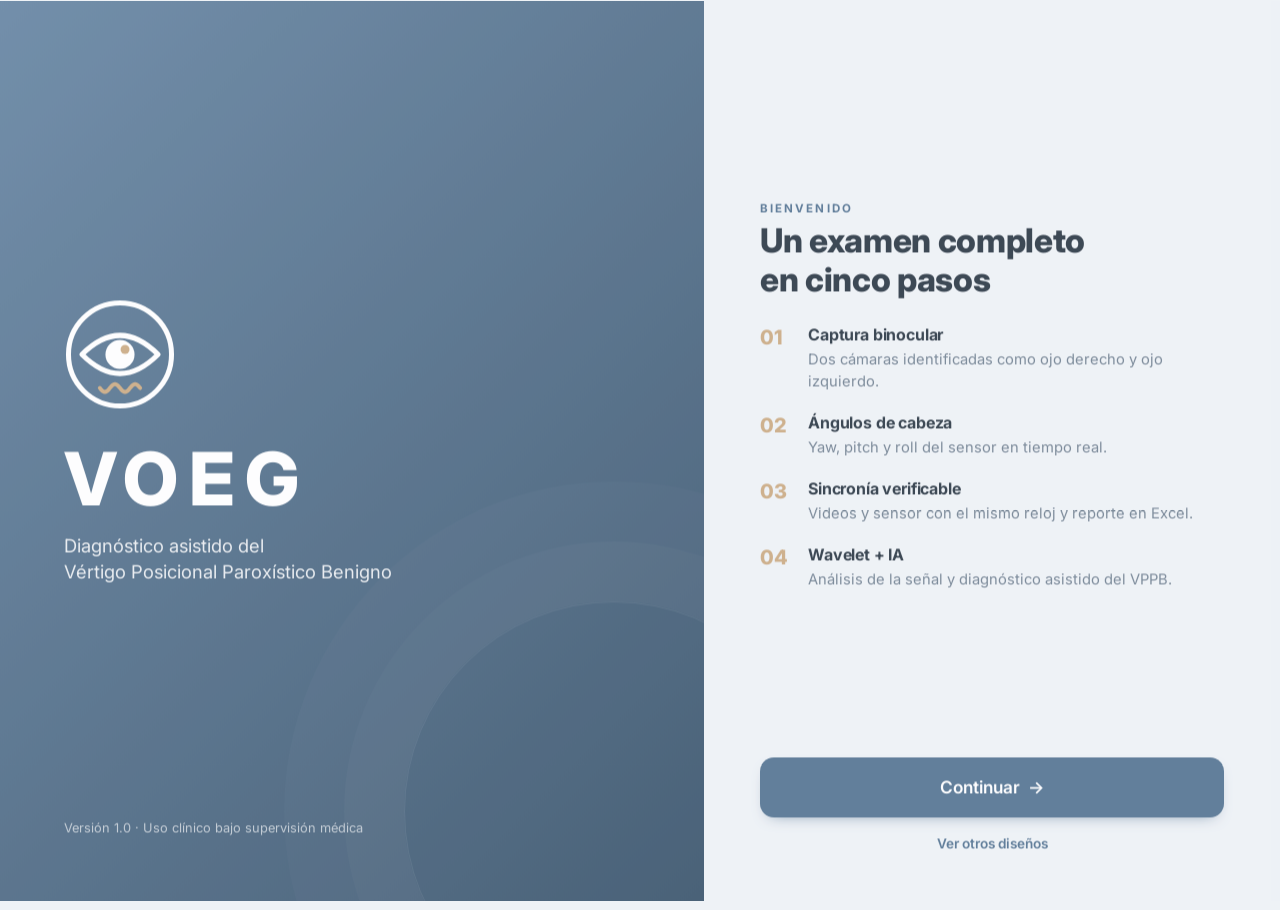
<file: index.html>
<!doctype html><html lang="es"><head><meta charset="utf-8"><title>VOEG</title><meta http-equiv="refresh" content="0; url=azulejo-clinico/"><link rel="icon" href="shared/icons/icon.svg"></head><body><a href="azulejo-clinico/">Abrir VOEG</a></body></html>
</file>
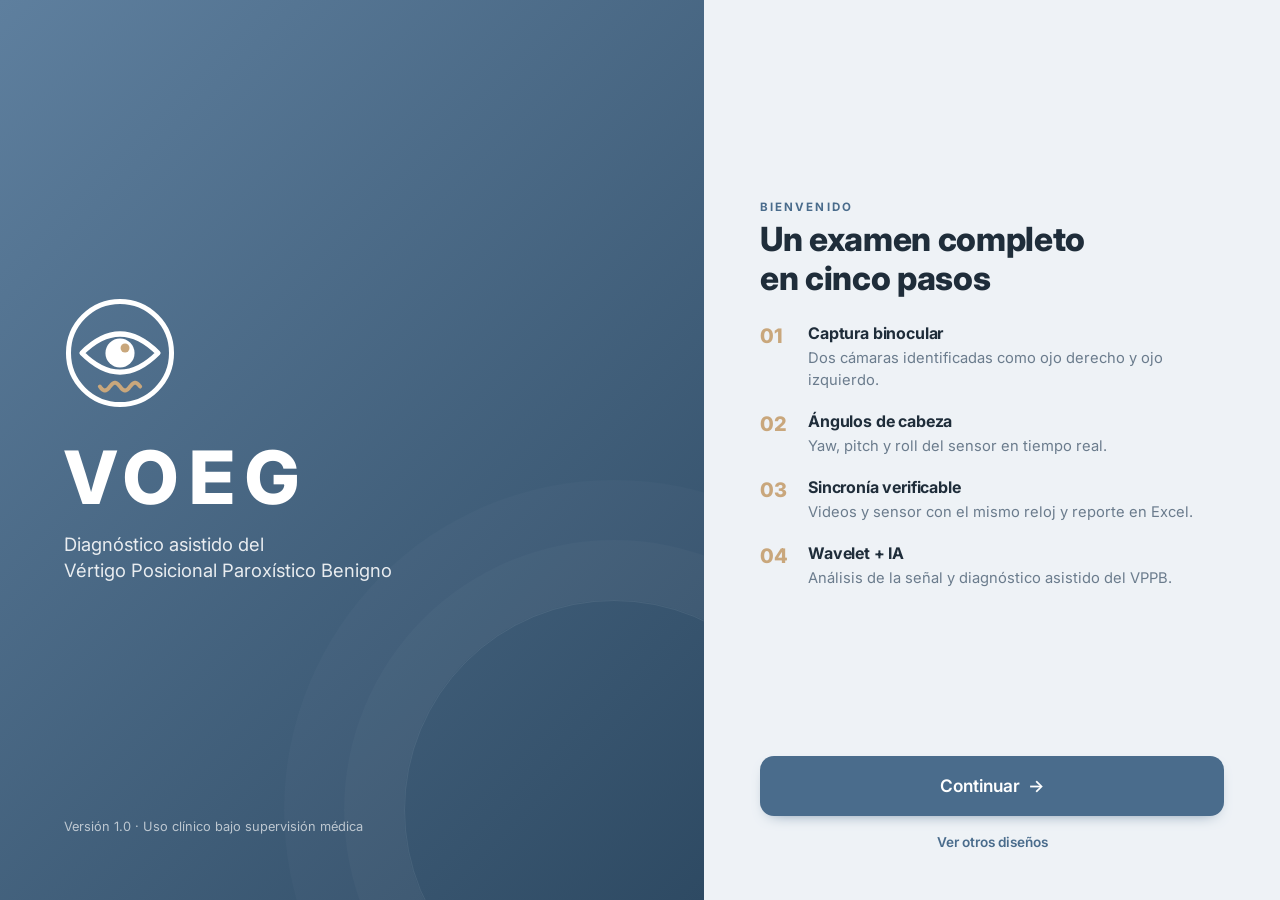
<file: azulejo-clinico/index.html>
<!doctype html>
<html lang="es">
<head>
<meta charset="utf-8">
<meta name="viewport" content="width=device-width, initial-scale=1, viewport-fit=cover">
<title>VOEG · Azulejo Clínico</title>
<meta name="description" content="VOEG: diagnóstico asistido de VPPB con video‑oculografía, sensor cefálico, wavelet e IA.">
<meta name="theme-color" content="#2E4A63">
<link rel="manifest" href="manifest.webmanifest">
<link rel="icon" href="../shared/icons/icon.svg" type="image/svg+xml">
<link rel="apple-touch-icon" href="../shared/icons/icon-192.png">
<link rel="preconnect" href="https://fonts.googleapis.com"><link rel="preconnect" href="https://fonts.gstatic.com" crossorigin>
<link href="https://fonts.googleapis.com/css2?family=Inter:wght@400;500;600;700;800&family=JetBrains+Mono:wght@500;600&display=swap" rel="stylesheet">
<link rel="stylesheet" href="../shared/base.css">
<link rel="stylesheet" href="styles.css">
</head>
<body class="v-d">
<aside class="rail"><a class="brand" data-goto="1" href="#1"><svg class="logo" viewBox="0 0 100 100" aria-hidden="true"><circle cx="50" cy="50" r="46" fill="none" stroke="var(--logo-c,#fff)" stroke-width="4.5"/><path d="M16 50Q50 16 84 50Q50 84 16 50z" fill="none" stroke="var(--logo-c,#fff)" stroke-width="4.5" stroke-linejoin="round"/><circle cx="50" cy="50" r="13" fill="var(--logo-c,#fff)"/><circle cx="54.5" cy="45.5" r="4" fill="var(--accent)"/><polyline points="32.00,80.00 32.90,81.08 33.80,82.06 34.70,82.83 35.60,83.33 36.50,83.50 37.40,83.33 38.30,82.83 39.20,82.06 40.10,81.08 41.00,80.00 41.90,78.92 42.80,77.94 43.70,77.17 44.60,76.67 45.50,76.50 46.40,76.67 47.30,77.17 48.20,77.94 49.10,78.92 50.00,80.00 50.90,81.08 51.80,82.06 52.70,82.83 53.60,83.33 54.50,83.50 55.40,83.33 56.30,82.83 57.20,82.06 58.10,81.08 59.00,80.00 59.90,78.92 60.80,77.94 61.70,77.17 62.60,76.67 63.50,76.50 64.40,76.67 65.30,77.17 66.20,77.94 67.10,78.92 68.00,80.00" fill="none" stroke="var(--accent)" stroke-width="3.5" stroke-linecap="round" stroke-linejoin="round"/></svg><span>VOEG</span></a><nav class="steps" aria-label="Pasos"><button class="step" data-goto="1"><span class="num">1</span><span class="lbl">Inicio<small>Presentación</small></span></button><button class="step" data-goto="2"><span class="num">2</span><span class="lbl">Paciente<small>Datos clínicos</small></span></button><button class="step" data-goto="3"><span class="num">3</span><span class="lbl">Adquisición<small>Cámaras y sensor</small></span></button><button class="step" data-goto="4"><span class="num">4</span><span class="lbl">Wavelet<small>Procesamiento</small></span></button><button class="step" data-goto="5"><span class="num">5</span><span class="lbl">Diagnóstico<small>IA · VPPB</small></span></button></nav><div class="rail-foot"><div class="pacienteMini rail-pac"></div><small>v1.0</small></div></aside><main class="main">

<section class="screen" id="s1">
  <div class="split">
    <div class="split-hero">
      <div class="hero-mid"><svg class="logo" viewBox="0 0 100 100" aria-hidden="true"><circle cx="50" cy="50" r="46" fill="none" stroke="var(--logo-c,#fff)" stroke-width="4.5"/><path d="M16 50Q50 16 84 50Q50 84 16 50z" fill="none" stroke="var(--logo-c,#fff)" stroke-width="4.5" stroke-linejoin="round"/><circle cx="50" cy="50" r="13" fill="var(--logo-c,#fff)"/><circle cx="54.5" cy="45.5" r="4" fill="var(--accent)"/><polyline points="32.00,80.00 32.90,81.08 33.80,82.06 34.70,82.83 35.60,83.33 36.50,83.50 37.40,83.33 38.30,82.83 39.20,82.06 40.10,81.08 41.00,80.00 41.90,78.92 42.80,77.94 43.70,77.17 44.60,76.67 45.50,76.50 46.40,76.67 47.30,77.17 48.20,77.94 49.10,78.92 50.00,80.00 50.90,81.08 51.80,82.06 52.70,82.83 53.60,83.33 54.50,83.50 55.40,83.33 56.30,82.83 57.20,82.06 58.10,81.08 59.00,80.00 59.90,78.92 60.80,77.94 61.70,77.17 62.60,76.67 63.50,76.50 64.40,76.67 65.30,77.17 66.20,77.94 67.10,78.92 68.00,80.00" fill="none" stroke="var(--accent)" stroke-width="3.5" stroke-linecap="round" stroke-linejoin="round"/></svg><h1>VOEG</h1><p>Diagnóstico asistido del<br>Vértigo Posicional Paroxístico Benigno</p></div>
      <small>Versión 1.0 · Uso clínico bajo supervisión médica</small>
    </div>
    <div class="split-side">
      <div class="side-mid">
        <p class="eyebrow">Bienvenido</p>
        <h2>Un examen completo<br>en cinco pasos</h2>
        <ol class="feat">
          <li><b>01</b><div><h3>Captura binocular</h3><p>Dos cámaras identificadas como ojo derecho y ojo izquierdo.</p></div></li>
          <li><b>02</b><div><h3>Ángulos de cabeza</h3><p>Yaw, pitch y roll del sensor en tiempo real.</p></div></li>
          <li><b>03</b><div><h3>Sincronía verificable</h3><p>Videos y sensor con el mismo reloj y reporte en Excel.</p></div></li>
          <li><b>04</b><div><h3>Wavelet + IA</h3><p>Análisis de la señal y diagnóstico asistido del VPPB.</p></div></li>
        </ol>
      </div>
      <div class="side-foot"><button class="btn primary block xl" id="btnContinuar">Continuar <span class="arr">→</span></button><a class="link" href="../disenos.html">Ver otros diseños</a></div>
    </div>
  </div>
</section>

<section class="screen" id="s2">
  <header class="screen-head"><div><p class="eyebrow">Paso 2 de 5</p><h2>Datos del paciente</h2><p class="lead">Registro clínico previo a la evaluación vestibular. Los campos con * son obligatorios.</p></div></header>
  <form id="patientForm" class="form" autocomplete="off" novalidate>
    <fieldset class="card"><legend><span class="n">01</span>Identificación</legend>
      <div class="grid g3">
        <label class="f"><span>Nombre(s) *</span><input name="nombre" required placeholder="Ej. María Fernanda"></label>
        <label class="f"><span>Apellidos *</span><input name="apellidos" required placeholder="Ej. López García"></label>
        <label class="f"><span>Tipo de identificación</span><select name="tipoId"><option>CURP</option><option>INE</option><option>Pasaporte</option><option>NSS</option><option>Otro</option></select></label>
        <label class="f"><span>Número de identificación *</span><input name="identificacion" required placeholder="LOGM900101MQTPRR09"></label>
        <label class="f"><span>No. de expediente</span><input name="expediente" placeholder="EXP-000123"></label>
        <label class="f"><span>Sexo *</span><select name="sexo" required><option value="">Selecciona</option><option>Femenino</option><option>Masculino</option><option>Otro</option></select></label>
        <label class="f"><span>Fecha de nacimiento *</span><input type="date" name="nacimiento" required></label>
        <label class="f"><span>Edad</span><input name="edad" readonly placeholder="Automática"></label>
        <label class="f"><span>Teléfono</span><input type="tel" name="telefono" placeholder="442 000 0000"></label>
        <label class="f"><span>Correo</span><input type="email" name="correo" placeholder="paciente@correo.com"></label>
        <label class="f span2"><span>Contacto de emergencia</span><input name="emergencia" placeholder="Nombre y teléfono"></label>
      </div>
    </fieldset>
    <fieldset class="card"><legend><span class="n">02</span>Datos del examen</legend>
      <div class="grid g3">
        <label class="f"><span>Fecha del examen *</span><input type="date" name="fechaExamen" required></label>
        <label class="f"><span>Médico responsable *</span><input name="medico" required placeholder="Dr(a). Nombre"></label>
        <label class="f"><span>Cédula profesional</span><input name="cedula" placeholder="0000000"></label>
        <label class="f span2"><span>Institución / clínica</span><input name="institucion" placeholder="Nombre del consultorio u hospital"></label>
        <label class="f"><span>Maniobra</span><select name="maniobra"><option>Dix-Hallpike</option><option>Supine Roll Test</option><option>Head Impulse</option><option>Otra</option></select></label>
        <label class="f span3"><span>Motivo de consulta</span><textarea name="motivo" rows="2" placeholder="Describe el motivo principal…"></textarea></label>
      </div>
    </fieldset>
    <fieldset class="card"><legend><span class="n">03</span>Historia clínica</legend>
      <div class="f"><span>Síntomas</span><div class="chips"><label class="chip"><input type="checkbox" name="sintomas" value="Vértigo rotatorio"><span>Vértigo rotatorio</span></label><label class="chip"><input type="checkbox" name="sintomas" value="Náusea / vómito"><span>Náusea / vómito</span></label><label class="chip"><input type="checkbox" name="sintomas" value="Desequilibrio"><span>Desequilibrio</span></label><label class="chip"><input type="checkbox" name="sintomas" value="Nistagmo"><span>Nistagmo</span></label><label class="chip"><input type="checkbox" name="sintomas" value="Cefalea"><span>Cefalea</span></label><label class="chip"><input type="checkbox" name="sintomas" value="Hipoacusia"><span>Hipoacusia</span></label><label class="chip"><input type="checkbox" name="sintomas" value="Acúfenos"><span>Acúfenos</span></label></div></div>
      <div class="grid g3">
        <label class="f"><span>Inicio de síntomas</span><input type="date" name="inicioSintomas"></label>
        <label class="f"><span>Duración de episodios</span><select name="duracion"><option value="">Selecciona</option><option>Menos de 1 min</option><option>1 a 5 min</option><option>Más de 5 min</option></select></label>
        <label class="f"><span>Desencadenante</span><select name="desencadenante"><option value="">Selecciona</option><option>Al acostarse</option><option>Al girar en la cama</option><option>Al mirar hacia arriba</option><option>Al inclinarse</option><option>Espontáneo</option></select></label>
      </div>
      <div class="f"><span>Lado sospechado</span><div class="chips"><label class="chip"><input type="radio" name="ladoSospechado" value="Derecho"><span>Derecho</span></label><label class="chip"><input type="radio" name="ladoSospechado" value="Izquierdo"><span>Izquierdo</span></label><label class="chip"><input type="radio" name="ladoSospechado" value="Bilateral"><span>Bilateral</span></label><label class="chip"><input type="radio" name="ladoSospechado" value="No determinado"><span>No determinado</span></label></div></div>
      <div class="f"><span>Antecedentes</span><div class="chips"><label class="chip"><input type="checkbox" name="antecedentes" value="Traumatismo craneal"><span>Traumatismo craneal</span></label><label class="chip"><input type="checkbox" name="antecedentes" value="Migraña"><span>Migraña</span></label><label class="chip"><input type="checkbox" name="antecedentes" value="Infección de oído"><span>Infección de oído</span></label><label class="chip"><input type="checkbox" name="antecedentes" value="Cirugía de oído"><span>Cirugía de oído</span></label><label class="chip"><input type="checkbox" name="antecedentes" value="VPPB previo"><span>VPPB previo</span></label><label class="chip"><input type="checkbox" name="antecedentes" value="Osteoporosis"><span>Osteoporosis</span></label><label class="chip"><input type="checkbox" name="antecedentes" value="Diabetes"><span>Diabetes</span></label><label class="chip"><input type="checkbox" name="antecedentes" value="Hipertensión"><span>Hipertensión</span></label></div></div>
      <div class="f"><span>Contraindicaciones para maniobras</span><div class="chips"><label class="chip"><input type="checkbox" name="contraindicaciones" value="Lesión cervical"><span>Lesión cervical</span></label><label class="chip"><input type="checkbox" name="contraindicaciones" value="Insuficiencia vertebrobasilar"><span>Insuficiencia vertebrobasilar</span></label><label class="chip"><input type="checkbox" name="contraindicaciones" value="Cirugía de columna reciente"><span>Cirugía de columna reciente</span></label><label class="chip"><input type="checkbox" name="contraindicaciones" value="Ninguna"><span>Ninguna</span></label></div></div>
      <div class="grid g2">
        <label class="f"><span>Medicamentos actuales</span><input name="medicamentos" placeholder="Ej. betahistina 16 mg"></label>
        <label class="f"><span>Alergias</span><input name="alergias" placeholder="Ninguna conocida"></label>
        <label class="f span2"><span>Notas</span><textarea name="notas" rows="2" placeholder="Observaciones adicionales"></textarea></label>
      </div>
    </fieldset>
    <label class="consent card"><input type="checkbox" name="consentimiento" value="si" required><span>El paciente otorgó su <b>consentimiento informado</b> para la grabación de video ocular y el registro de movimiento cefálico con fines diagnósticos.</span></label>
    <div class="actions"><button type="button" class="btn ghost" id="btnLimpiar">Limpiar</button><button type="submit" class="btn primary">Guardar y continuar <span class="arr">→</span></button></div>
  </form>
</section>

<section class="screen" id="s3">
  <header class="screen-head"><div><p class="eyebrow">Paso 3 de 5</p><h2>Adquisición</h2><p class="lead">Conecta las cámaras OD/OI y el sensor. Al iniciar, todo arranca con el mismo reloj.</p></div><div class="pacienteMini"></div></header>
  <div class="toolbar card">
    <button class="btn primary" id="btnConectar"><svg viewBox="0 0 24 24" class="ico" aria-hidden="true"><path d="M9 7V3m6 4V3M7 7h10v4a5 5 0 0 1-10 0zm5 9v5" fill="none" stroke="currentColor" stroke-width="1.8" stroke-linecap="round" stroke-linejoin="round"/></svg> Conectar cámaras y sensor</button>
    <button class="btn ghost" id="btnDemo" title="Simula el sensor si aún no tienes el Arduino">Sensor demo</button>
    <button class="btn ghost" id="btnSwap" title="Intercambiar ojo derecho e izquierdo">OD ⇄ OI</button>
    <label class="f mini"><span>FPS</span><select id="fps"><option>30</option><option>60</option><option>120</option></select></label>
    <label class="f mini"><span>Baudios</span><select id="baud"><option>9600</option><option>57600</option><option selected>115200</option><option>230400</option></select></label>
    <div class="status"><span id="statusCams" class="pill">Cámaras sin conectar</span><span id="statusSensor" class="pill">Sensor sin conectar</span></div>
  </div>
  <div class="acq-grid">
    <article class="card cam" data-lado="od">
          <div class="cam-top"><span class="eye-tag">OD</span><div><h4>Ojo derecho</h4><div class="cam-id" id="idOD"><small>Sin cámara</small></div></div></div>
          <div class="video-wrap"><video id="videoOD" muted playsinline autoplay></video><div class="video-empty"><svg viewBox="0 0 24 24" class="ico" aria-hidden="true"><path d="M2 12s3.5-6 10-6 10 6 10 6-3.5 6-10 6S2 12 2 12zm10 3a3 3 0 1 0 0-6 3 3 0 0 0 0 6z" fill="none" stroke="currentColor" stroke-width="1.8" stroke-linecap="round" stroke-linejoin="round"/></svg><span>Conecta la cámara del ojo derecho</span></div><span class="rec-dot">REC</span></div>
          <label class="f"><span>Cámara asignada</span><select id="camOD"><option value="">— Conecta para ver cámaras —</option></select></label>
        </article>
    <article class="card cam" data-lado="oi">
          <div class="cam-top"><span class="eye-tag">OI</span><div><h4>Ojo izquierdo</h4><div class="cam-id" id="idOI"><small>Sin cámara</small></div></div></div>
          <div class="video-wrap"><video id="videoOI" muted playsinline autoplay></video><div class="video-empty"><svg viewBox="0 0 24 24" class="ico" aria-hidden="true"><path d="M2 12s3.5-6 10-6 10 6 10 6-3.5 6-10 6S2 12 2 12zm10 3a3 3 0 1 0 0-6 3 3 0 0 0 0 6z" fill="none" stroke="currentColor" stroke-width="1.8" stroke-linecap="round" stroke-linejoin="round"/></svg><span>Conecta la cámara del ojo izquierdo</span></div><span class="rec-dot">REC</span></div>
          <label class="f"><span>Cámara asignada</span><select id="camOI"><option value="">— Conecta para ver cámaras —</option></select></label>
        </article>
    <article class="card sensor">
      <div class="card-title"><h4>Sensor de posición cefálica</h4><span class="muted">grados</span></div>
      <div class="angles">
        <div class="angle yaw"><span>Yaw · giro</span><b id="yawVal">+0.0°</b></div>
        <div class="angle pitch"><span>Pitch · flexión</span><b id="pitchVal">+0.0°</b></div>
        <div class="angle roll"><span>Roll · lateral</span><b id="rollVal">+0.0°</b></div>
      </div>
      <div class="head-stage"><div id="head3d" class="head"><svg viewBox="0 0 100 120"><ellipse cx="50" cy="58" rx="34" ry="44" fill="var(--surface-2)" stroke="var(--primary)" stroke-width="2.5"/><ellipse cx="16" cy="62" rx="5" ry="10" fill="var(--surface-2)" stroke="var(--primary)" stroke-width="2.5"/><ellipse cx="84" cy="62" rx="5" ry="10" fill="var(--surface-2)" stroke="var(--primary)" stroke-width="2.5"/><circle cx="37" cy="52" r="5" fill="var(--primary)"/><circle cx="63" cy="52" r="5" fill="var(--primary)"/><path d="M50 58v12h-5" fill="none" stroke="var(--primary)" stroke-width="2.5" stroke-linecap="round"/><path d="M40 84q10 6 20 0" fill="none" stroke="var(--primary)" stroke-width="2.5" stroke-linecap="round"/></svg></div></div>
    </article>
    <article class="card chart">
      <div class="card-title"><h4>Ángulos de la cabeza · últimos 10 s</h4><div class="legend"><i class="yaw"></i>Yaw<i class="pitch"></i>Pitch<i class="roll"></i>Roll</div></div>
      <canvas id="angleChart"></canvas>
    </article>
  </div>
  <div class="recbar card">
    <div class="rec-time"><span class="dot"></span><b id="recTimer">00:00.0</b><small>t0 común · cámaras + sensor</small></div>
    <button class="btn start" id="btnIniciar" disabled><svg viewBox="0 0 24 24" class="ico" aria-hidden="true"><path d="M8 5v14l11-7z" fill="none" stroke="currentColor" stroke-width="1.8" stroke-linecap="round" stroke-linejoin="round"/></svg> Iniciar</button>
    <button class="btn stop" id="btnFinalizar" disabled><svg viewBox="0 0 24 24" class="ico" aria-hidden="true"><path d="M6 6h12v12H6z" fill="none" stroke="currentColor" stroke-width="1.8" stroke-linecap="round" stroke-linejoin="round"/></svg> Finalizar y guardar</button>
    <button class="btn ghost" id="btnASiguiente" data-goto="4">Ir a wavelet →</button>
  </div>
  <ul id="fileList" class="files"></ul>
</section>

<section class="screen" id="s4">
  <header class="screen-head"><div><p class="eyebrow">Paso 4 de 5</p><h2>Procesamiento wavelet</h2><p class="lead">Transforma la señal registrada en un escalograma tiempo‑frecuencia para el modelo de IA.</p></div><div class="pacienteMini"></div></header>
  <div class="wave-grid">
    <article class="card controls">
      <h4>Parámetros</h4>
      <label class="f"><span>Señal a analizar</span><select id="signalSel"><option value="pitch">Pitch · flexión</option><option value="yaw">Yaw · giro</option><option value="roll">Roll · lateral</option></select></label>
      <label class="f"><span>Servidor con tu código (opcional)</span><input id="servidorURL" placeholder="http://localhost:8000"><small class="hint">Vacío = modo demo en el navegador. Con URL, la app envía videos, sensor y sesión a tu código Python.</small></label>
      <button class="btn primary block" id="btnWavelet"><svg viewBox="0 0 24 24" class="ico" aria-hidden="true"><path d="M2 12c2-6 4-6 6 0s4 6 6 0 4-6 6 0 2 3 2 3" fill="none" stroke="currentColor" stroke-width="1.8" stroke-linecap="round" stroke-linejoin="round"/></svg> Procesar wavelet</button>
      <div class="or"><span>o</span></div>
      <label class="btn ghost block file">Subir imagen wavelet<input type="file" id="waveletUpload" accept="image/*" hidden></label>
    </article>
    <article class="card output">
      <div class="card-title"><h4>Escalograma</h4><span class="muted" id="waveletInfo">Sin procesar</span></div>
      <div class="scalo-wrap"><canvas id="scalogram"></canvas><img id="waveletImg" alt="Imagen wavelet"><div class="scalo-empty"><svg viewBox="0 0 24 24" class="ico" aria-hidden="true"><path d="M2 12c2-6 4-6 6 0s4 6 6 0 4-6 6 0 2 3 2 3" fill="none" stroke="currentColor" stroke-width="1.8" stroke-linecap="round" stroke-linejoin="round"/></svg><span>Aquí aparecerá la imagen wavelet</span></div></div>
      <div class="axis"><span>Tiempo →</span><span>↑ Escala (frecuencia)</span></div>
      <div class="actions"><button class="btn primary" id="btnADiag" data-goto="5" disabled>Continuar al diagnóstico →</button></div>
    </article>
  </div>
</section>

<section class="screen" id="s5">
  <header class="screen-head"><div><p class="eyebrow">Paso 5 de 5</p><h2>Diagnóstico de VPPB</h2><p class="lead">La imagen wavelet entra a tu arquitectura de IA y obtienes el resultado con su nivel de confianza.</p></div><div class="pacienteMini"></div></header>
  <div class="dx-grid">
    <article class="card dx-input">
      <div class="card-title"><h4>Entrada al modelo</h4><label class="link file">Cambiar imagen<input type="file" id="diagUpload" accept="image/*" hidden></label></div>
      <div class="dx-img"><img id="diagImg" alt=""><div class="scan"></div><span class="scalo-empty"><svg viewBox="0 0 24 24" class="ico" aria-hidden="true"><path d="M2 12c2-6 4-6 6 0s4 6 6 0 4-6 6 0 2 3 2 3" fill="none" stroke="currentColor" stroke-width="1.8" stroke-linecap="round" stroke-linejoin="round"/></svg><span>Sin imagen wavelet</span></span></div>
      <button class="btn primary block" id="btnDiagnosticar"><svg viewBox="0 0 24 24" class="ico" aria-hidden="true"><path d="M9 3h6v4h4v6h-4v4H9v-4H5V7h4z" fill="none" stroke="currentColor" stroke-width="1.8" stroke-linecap="round" stroke-linejoin="round"/></svg> Analizar con IA</button>
    </article>
    <article class="card dx-out">
      <div id="diagResult" class="dx-result"><div class="dx-wait"><svg viewBox="0 0 24 24" class="ico" aria-hidden="true"><path d="M12 8v4l3 2M12 21a9 9 0 1 1 0-18 9 9 0 0 1 0 18z" fill="none" stroke="currentColor" stroke-width="1.8" stroke-linecap="round" stroke-linejoin="round"/></svg><p>El resultado aparecerá aquí</p></div></div>
      <div class="actions"><button class="btn ghost" id="btnNueva">Nueva evaluación</button><button class="btn primary" id="btnReporte" disabled>Imprimir reporte</button></div>
    </article>
  </div>
  <p class="disclaimer">VOEG es una herramienta de apoyo. El diagnóstico final corresponde al profesional de la salud.</p>
</section>
</main>
<div id="toast" role="status" aria-live="polite"></div>
<script src="../shared/xlsx.js"></script>
<script src="../shared/plugins.js"></script>
<script src="../shared/app.js"></script>
</body>
</html>
</file>
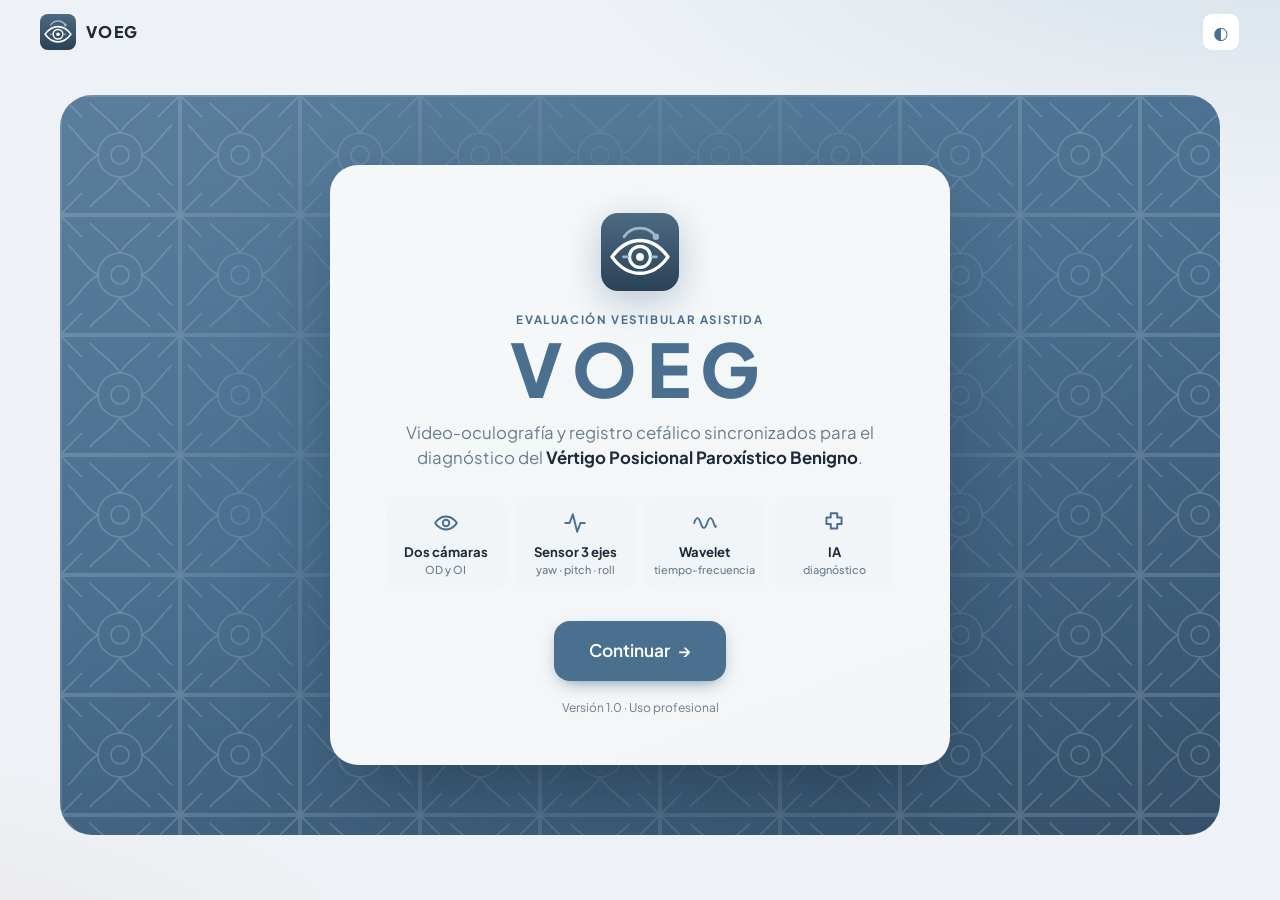
<file: opcion-a-azulejo-claro/index.html>
<!doctype html>
<html lang="es">
<head>
<meta charset="utf-8">
<meta name="viewport" content="width=device-width, initial-scale=1, viewport-fit=cover">
<title>VOEG · Azulejo Claro</title>
<meta name="description" content="VOEG: diagnóstico asistido de VPPB con video‑oculografía, sensor cefálico, wavelet e IA.">
<meta name="theme-color" content="#4A6F8F">
<link rel="manifest" href="manifest.webmanifest">
<link rel="icon" href="../shared/icons/icon.svg" type="image/svg+xml">
<link rel="apple-touch-icon" href="../shared/icons/icon-192.png">
<link rel="preconnect" href="https://fonts.googleapis.com"><link rel="preconnect" href="https://fonts.gstatic.com" crossorigin>
<link href="https://fonts.googleapis.com/css2?family=Plus+Jakarta+Sans:wght@400;500;600;700;800&display=swap" rel="stylesheet">
<link rel="stylesheet" href="../shared/base.css">
<link rel="stylesheet" href="styles.css">
</head>
<body class="v-a">
<header class="topbar"><a class="brand" data-goto="1" href="#1"><svg class="logo" viewBox="0 0 64 64" aria-hidden="true"><defs><linearGradient id="voegG" x1="0" y1="0" x2="0" y2="1"><stop offset="0" stop-color="var(--logo-1,#4C6A82)"/><stop offset="1" stop-color="var(--logo-2,#2B4256)"/></linearGradient></defs><rect width="64" height="64" rx="14" fill="url(#voegG)"/><path d="M19 19.5a15.5 15.5 0 0 1 26 0" fill="none" stroke="#9DB8CC" stroke-width="2.4" stroke-linecap="round"/><circle cx="45" cy="19.5" r="2.6" fill="#9DB8CC"/><path d="M9 36c6.5-9 14-13.5 23-13.5S48.5 27 55 36c-6.5 9-14 13.5-23 13.5S15.5 45 9 36z" fill="none" stroke="#fff" stroke-width="2.8" stroke-linejoin="round"/><circle cx="32" cy="36" r="8.6" fill="none" stroke="#fff" stroke-width="2.6"/><circle cx="32" cy="36" r="3.2" fill="#fff"/><path d="M18.5 36h3.6M41.9 36h3.6" stroke="#9DB8CC" stroke-width="2.2" stroke-linecap="round"/></svg><span>VOEG</span></a><nav class="stepper" aria-label="Pasos"><button class="step" data-goto="1"><span class="num">1</span><svg viewBox="0 0 24 24" class="ico" aria-hidden="true"><path d="M3 11l9-7 9 7v9a1 1 0 0 1-1 1h-5v-6H9v6H4a1 1 0 0 1-1-1z" fill="none" stroke="currentColor" stroke-width="1.8" stroke-linecap="round" stroke-linejoin="round"/></svg><span class="lbl">Inicio</span></button><button class="step" data-goto="2"><span class="num">2</span><svg viewBox="0 0 24 24" class="ico" aria-hidden="true"><path d="M12 12a4 4 0 1 0 0-8 4 4 0 0 0 0 8zm-7 9a7 7 0 0 1 14 0" fill="none" stroke="currentColor" stroke-width="1.8" stroke-linecap="round" stroke-linejoin="round"/></svg><span class="lbl">Paciente</span></button><button class="step" data-goto="3"><span class="num">3</span><svg viewBox="0 0 24 24" class="ico" aria-hidden="true"><path d="M2 12s3.5-6 10-6 10 6 10 6-3.5 6-10 6S2 12 2 12zm10 3a3 3 0 1 0 0-6 3 3 0 0 0 0 6z" fill="none" stroke="currentColor" stroke-width="1.8" stroke-linecap="round" stroke-linejoin="round"/></svg><span class="lbl">Adquisición</span></button><button class="step" data-goto="4"><span class="num">4</span><svg viewBox="0 0 24 24" class="ico" aria-hidden="true"><path d="M2 12c2-6 4-6 6 0s4 6 6 0 4-6 6 0 2 3 2 3" fill="none" stroke="currentColor" stroke-width="1.8" stroke-linecap="round" stroke-linejoin="round"/></svg><span class="lbl">Wavelet</span></button><button class="step" data-goto="5"><span class="num">5</span><svg viewBox="0 0 24 24" class="ico" aria-hidden="true"><path d="M9 3h6v4h4v6h-4v4H9v-4H5V7h4z" fill="none" stroke="currentColor" stroke-width="1.8" stroke-linecap="round" stroke-linejoin="round"/></svg><span class="lbl">Diagnóstico</span></button><div class="progress"><i></i></div></nav><button class="icon-btn" id="btnTema" title="Contraste">◐</button></header><main class="main">

<section class="screen" id="s1">
  <div class="hero">
    <div class="tiles" aria-hidden="true"></div>
    <div class="hero-card">
      <svg class="logo" viewBox="0 0 64 64" aria-hidden="true"><defs><linearGradient id="voegG" x1="0" y1="0" x2="0" y2="1"><stop offset="0" stop-color="var(--logo-1,#4C6A82)"/><stop offset="1" stop-color="var(--logo-2,#2B4256)"/></linearGradient></defs><rect width="64" height="64" rx="14" fill="url(#voegG)"/><path d="M19 19.5a15.5 15.5 0 0 1 26 0" fill="none" stroke="#9DB8CC" stroke-width="2.4" stroke-linecap="round"/><circle cx="45" cy="19.5" r="2.6" fill="#9DB8CC"/><path d="M9 36c6.5-9 14-13.5 23-13.5S48.5 27 55 36c-6.5 9-14 13.5-23 13.5S15.5 45 9 36z" fill="none" stroke="#fff" stroke-width="2.8" stroke-linejoin="round"/><circle cx="32" cy="36" r="8.6" fill="none" stroke="#fff" stroke-width="2.6"/><circle cx="32" cy="36" r="3.2" fill="#fff"/><path d="M18.5 36h3.6M41.9 36h3.6" stroke="#9DB8CC" stroke-width="2.2" stroke-linecap="round"/></svg>
      <p class="eyebrow">Evaluación vestibular asistida</p>
      <h1>VOEG</h1>
      <p class="tagline">Video‑oculografía y registro cefálico sincronizados para el diagnóstico del <b>Vértigo Posicional Paroxístico Benigno</b>.</p>
      <ul class="features"><li><svg viewBox="0 0 24 24" class="ico" aria-hidden="true"><path d="M2 12s3.5-6 10-6 10 6 10 6-3.5 6-10 6S2 12 2 12zm10 3a3 3 0 1 0 0-6 3 3 0 0 0 0 6z" fill="none" stroke="currentColor" stroke-width="1.8" stroke-linecap="round" stroke-linejoin="round"/></svg><span>Dos cámaras<br><small>OD y OI</small></span></li><li><svg viewBox="0 0 24 24" class="ico" aria-hidden="true"><path d="M3 12h4l3-8 4 16 3-8h4" fill="none" stroke="currentColor" stroke-width="1.8" stroke-linecap="round" stroke-linejoin="round"/></svg><span>Sensor 3 ejes<br><small>yaw · pitch · roll</small></span></li><li><svg viewBox="0 0 24 24" class="ico" aria-hidden="true"><path d="M2 12c2-6 4-6 6 0s4 6 6 0 4-6 6 0 2 3 2 3" fill="none" stroke="currentColor" stroke-width="1.8" stroke-linecap="round" stroke-linejoin="round"/></svg><span>Wavelet<br><small>tiempo‑frecuencia</small></span></li><li><svg viewBox="0 0 24 24" class="ico" aria-hidden="true"><path d="M9 3h6v4h4v6h-4v4H9v-4H5V7h4z" fill="none" stroke="currentColor" stroke-width="1.8" stroke-linecap="round" stroke-linejoin="round"/></svg><span>IA<br><small>diagnóstico</small></span></li></ul>
      <button class="btn primary xl" id="btnContinuar">Continuar <span class="arr">→</span></button>
      <p class="fine">Versión 1.0 · Uso profesional</p>
    </div>
  </div>
</section>

<section class="screen" id="s2">
  <header class="screen-head"><div><p class="eyebrow">Paso 2 de 5</p><h2>Datos del paciente</h2><p class="lead">Registro clínico previo a la evaluación vestibular. Los campos con * son obligatorios.</p></div></header>
  <form id="patientForm" class="form" autocomplete="off" novalidate>
    <fieldset class="card"><legend><span class="n">01</span>Identificación</legend>
      <div class="grid g3">
        <label class="f"><span>Nombre(s) *</span><input name="nombre" required placeholder="Ej. María Fernanda"></label>
        <label class="f"><span>Apellidos *</span><input name="apellidos" required placeholder="Ej. López García"></label>
        <label class="f"><span>Tipo de identificación</span><select name="tipoId"><option>CURP</option><option>INE</option><option>Pasaporte</option><option>NSS</option><option>Otro</option></select></label>
        <label class="f"><span>Número de identificación *</span><input name="identificacion" required placeholder="LOGM900101MQTPRR09"></label>
        <label class="f"><span>No. de expediente</span><input name="expediente" placeholder="EXP-000123"></label>
        <label class="f"><span>Sexo *</span><select name="sexo" required><option value="">Selecciona</option><option>Femenino</option><option>Masculino</option><option>Otro</option></select></label>
        <label class="f"><span>Fecha de nacimiento *</span><input type="date" name="nacimiento" required></label>
        <label class="f"><span>Edad</span><input name="edad" readonly placeholder="Automática"></label>
        <label class="f"><span>Teléfono</span><input type="tel" name="telefono" placeholder="442 000 0000"></label>
        <label class="f"><span>Correo</span><input type="email" name="correo" placeholder="paciente@correo.com"></label>
        <label class="f span2"><span>Contacto de emergencia</span><input name="emergencia" placeholder="Nombre y teléfono"></label>
      </div>
    </fieldset>
    <fieldset class="card"><legend><span class="n">02</span>Datos del examen</legend>
      <div class="grid g3">
        <label class="f"><span>Fecha del examen *</span><input type="date" name="fechaExamen" required></label>
        <label class="f"><span>Médico responsable *</span><input name="medico" required placeholder="Dr(a). Nombre"></label>
        <label class="f"><span>Cédula profesional</span><input name="cedula" placeholder="0000000"></label>
        <label class="f span2"><span>Institución / clínica</span><input name="institucion" placeholder="Nombre del consultorio u hospital"></label>
        <label class="f"><span>Maniobra</span><select name="maniobra"><option>Dix-Hallpike</option><option>Supine Roll Test</option><option>Head Impulse</option><option>Otra</option></select></label>
        <label class="f span3"><span>Motivo de consulta</span><textarea name="motivo" rows="2" placeholder="Describe el motivo principal…"></textarea></label>
      </div>
    </fieldset>
    <fieldset class="card"><legend><span class="n">03</span>Historia clínica</legend>
      <div class="f"><span>Síntomas</span><div class="chips"><label class="chip"><input type="checkbox" name="sintomas" value="Vértigo rotatorio"><span>Vértigo rotatorio</span></label><label class="chip"><input type="checkbox" name="sintomas" value="Náusea / vómito"><span>Náusea / vómito</span></label><label class="chip"><input type="checkbox" name="sintomas" value="Desequilibrio"><span>Desequilibrio</span></label><label class="chip"><input type="checkbox" name="sintomas" value="Nistagmo"><span>Nistagmo</span></label><label class="chip"><input type="checkbox" name="sintomas" value="Cefalea"><span>Cefalea</span></label><label class="chip"><input type="checkbox" name="sintomas" value="Hipoacusia"><span>Hipoacusia</span></label><label class="chip"><input type="checkbox" name="sintomas" value="Acúfenos"><span>Acúfenos</span></label></div></div>
      <div class="grid g3">
        <label class="f"><span>Inicio de síntomas</span><input type="date" name="inicioSintomas"></label>
        <label class="f"><span>Duración de episodios</span><select name="duracion"><option value="">Selecciona</option><option>Menos de 1 min</option><option>1 a 5 min</option><option>Más de 5 min</option></select></label>
        <label class="f"><span>Desencadenante</span><select name="desencadenante"><option value="">Selecciona</option><option>Al acostarse</option><option>Al girar en la cama</option><option>Al mirar hacia arriba</option><option>Al inclinarse</option><option>Espontáneo</option></select></label>
      </div>
      <div class="f"><span>Lado sospechado</span><div class="chips"><label class="chip"><input type="radio" name="ladoSospechado" value="Derecho"><span>Derecho</span></label><label class="chip"><input type="radio" name="ladoSospechado" value="Izquierdo"><span>Izquierdo</span></label><label class="chip"><input type="radio" name="ladoSospechado" value="Bilateral"><span>Bilateral</span></label><label class="chip"><input type="radio" name="ladoSospechado" value="No determinado"><span>No determinado</span></label></div></div>
      <div class="f"><span>Antecedentes</span><div class="chips"><label class="chip"><input type="checkbox" name="antecedentes" value="Traumatismo craneal"><span>Traumatismo craneal</span></label><label class="chip"><input type="checkbox" name="antecedentes" value="Migraña"><span>Migraña</span></label><label class="chip"><input type="checkbox" name="antecedentes" value="Infección de oído"><span>Infección de oído</span></label><label class="chip"><input type="checkbox" name="antecedentes" value="Cirugía de oído"><span>Cirugía de oído</span></label><label class="chip"><input type="checkbox" name="antecedentes" value="VPPB previo"><span>VPPB previo</span></label><label class="chip"><input type="checkbox" name="antecedentes" value="Osteoporosis"><span>Osteoporosis</span></label><label class="chip"><input type="checkbox" name="antecedentes" value="Diabetes"><span>Diabetes</span></label><label class="chip"><input type="checkbox" name="antecedentes" value="Hipertensión"><span>Hipertensión</span></label></div></div>
      <div class="f"><span>Contraindicaciones para maniobras</span><div class="chips"><label class="chip"><input type="checkbox" name="contraindicaciones" value="Lesión cervical"><span>Lesión cervical</span></label><label class="chip"><input type="checkbox" name="contraindicaciones" value="Insuficiencia vertebrobasilar"><span>Insuficiencia vertebrobasilar</span></label><label class="chip"><input type="checkbox" name="contraindicaciones" value="Cirugía de columna reciente"><span>Cirugía de columna reciente</span></label><label class="chip"><input type="checkbox" name="contraindicaciones" value="Ninguna"><span>Ninguna</span></label></div></div>
      <div class="grid g2">
        <label class="f"><span>Medicamentos actuales</span><input name="medicamentos" placeholder="Ej. betahistina 16 mg"></label>
        <label class="f"><span>Alergias</span><input name="alergias" placeholder="Ninguna conocida"></label>
        <label class="f span2"><span>Notas</span><textarea name="notas" rows="2" placeholder="Observaciones adicionales"></textarea></label>
      </div>
    </fieldset>
    <label class="consent card"><input type="checkbox" name="consentimiento" value="si" required><span>El paciente otorgó su <b>consentimiento informado</b> para la grabación de video ocular y el registro de movimiento cefálico con fines diagnósticos.</span></label>
    <div class="actions"><button type="button" class="btn ghost" id="btnLimpiar">Limpiar</button><button type="submit" class="btn primary">Guardar y continuar <span class="arr">→</span></button></div>
  </form>
</section>

<section class="screen" id="s3">
  <header class="screen-head"><div><p class="eyebrow">Paso 3 de 5</p><h2>Adquisición</h2><p class="lead">Conecta las cámaras OD/OI y el sensor. Al iniciar, todo arranca con el mismo reloj.</p></div><div class="pacienteMini"></div></header>
  <div class="toolbar card">
    <button class="btn primary" id="btnConectar"><svg viewBox="0 0 24 24" class="ico" aria-hidden="true"><path d="M9 7V3m6 4V3M7 7h10v4a5 5 0 0 1-10 0zm5 9v5" fill="none" stroke="currentColor" stroke-width="1.8" stroke-linecap="round" stroke-linejoin="round"/></svg> Conectar cámaras y sensor</button>
    <button class="btn ghost" id="btnDemo" title="Simula el sensor si aún no tienes el Arduino">Sensor demo</button>
    <button class="btn ghost" id="btnSwap" title="Intercambiar ojo derecho e izquierdo">OD ⇄ OI</button>
    <label class="f mini"><span>FPS</span><select id="fps"><option>30</option><option>60</option><option>120</option></select></label>
    <label class="f mini"><span>Baudios</span><select id="baud"><option>9600</option><option>57600</option><option selected>115200</option><option>230400</option></select></label>
    <div class="status"><span id="statusCams" class="pill">Cámaras sin conectar</span><span id="statusSensor" class="pill">Sensor sin conectar</span></div>
  </div>
  <div class="acq-grid">
    <article class="card cam" data-lado="od">
          <div class="cam-top"><span class="eye-tag">OD</span><div><h4>Ojo derecho</h4><div class="cam-id" id="idOD"><small>Sin cámara</small></div></div></div>
          <div class="video-wrap"><video id="videoOD" muted playsinline autoplay></video><div class="video-empty"><svg viewBox="0 0 24 24" class="ico" aria-hidden="true"><path d="M2 12s3.5-6 10-6 10 6 10 6-3.5 6-10 6S2 12 2 12zm10 3a3 3 0 1 0 0-6 3 3 0 0 0 0 6z" fill="none" stroke="currentColor" stroke-width="1.8" stroke-linecap="round" stroke-linejoin="round"/></svg><span>Conecta la cámara del ojo derecho</span></div><span class="rec-dot">REC</span></div>
          <label class="f"><span>Cámara asignada</span><select id="camOD"><option value="">— Conecta para ver cámaras —</option></select></label>
        </article>
    <article class="card cam" data-lado="oi">
          <div class="cam-top"><span class="eye-tag">OI</span><div><h4>Ojo izquierdo</h4><div class="cam-id" id="idOI"><small>Sin cámara</small></div></div></div>
          <div class="video-wrap"><video id="videoOI" muted playsinline autoplay></video><div class="video-empty"><svg viewBox="0 0 24 24" class="ico" aria-hidden="true"><path d="M2 12s3.5-6 10-6 10 6 10 6-3.5 6-10 6S2 12 2 12zm10 3a3 3 0 1 0 0-6 3 3 0 0 0 0 6z" fill="none" stroke="currentColor" stroke-width="1.8" stroke-linecap="round" stroke-linejoin="round"/></svg><span>Conecta la cámara del ojo izquierdo</span></div><span class="rec-dot">REC</span></div>
          <label class="f"><span>Cámara asignada</span><select id="camOI"><option value="">— Conecta para ver cámaras —</option></select></label>
        </article>
    <article class="card sensor">
      <div class="card-title"><h4>Sensor de posición cefálica</h4><span class="muted">grados</span></div>
      <div class="angles">
        <div class="angle yaw"><span>Yaw · giro</span><b id="yawVal">+0.0°</b></div>
        <div class="angle pitch"><span>Pitch · flexión</span><b id="pitchVal">+0.0°</b></div>
        <div class="angle roll"><span>Roll · lateral</span><b id="rollVal">+0.0°</b></div>
      </div>
      <div class="head-stage"><div id="head3d" class="head"><svg viewBox="0 0 100 120"><ellipse cx="50" cy="58" rx="34" ry="44" fill="var(--surface-2)" stroke="var(--primary)" stroke-width="2.5"/><ellipse cx="16" cy="62" rx="5" ry="10" fill="var(--surface-2)" stroke="var(--primary)" stroke-width="2.5"/><ellipse cx="84" cy="62" rx="5" ry="10" fill="var(--surface-2)" stroke="var(--primary)" stroke-width="2.5"/><circle cx="37" cy="52" r="5" fill="var(--primary)"/><circle cx="63" cy="52" r="5" fill="var(--primary)"/><path d="M50 58v12h-5" fill="none" stroke="var(--primary)" stroke-width="2.5" stroke-linecap="round"/><path d="M40 84q10 6 20 0" fill="none" stroke="var(--primary)" stroke-width="2.5" stroke-linecap="round"/></svg></div></div>
    </article>
    <article class="card chart">
      <div class="card-title"><h4>Ángulos de la cabeza · últimos 10 s</h4><div class="legend"><i class="yaw"></i>Yaw<i class="pitch"></i>Pitch<i class="roll"></i>Roll</div></div>
      <canvas id="angleChart"></canvas>
    </article>
  </div>
  <div class="recbar card">
    <div class="rec-time"><span class="dot"></span><b id="recTimer">00:00.0</b><small>t0 común · cámaras + sensor</small></div>
    <button class="btn start" id="btnIniciar" disabled><svg viewBox="0 0 24 24" class="ico" aria-hidden="true"><path d="M8 5v14l11-7z" fill="none" stroke="currentColor" stroke-width="1.8" stroke-linecap="round" stroke-linejoin="round"/></svg> Iniciar</button>
    <button class="btn stop" id="btnFinalizar" disabled><svg viewBox="0 0 24 24" class="ico" aria-hidden="true"><path d="M6 6h12v12H6z" fill="none" stroke="currentColor" stroke-width="1.8" stroke-linecap="round" stroke-linejoin="round"/></svg> Finalizar y guardar</button>
    <button class="btn ghost" id="btnASiguiente" data-goto="4">Ir a wavelet →</button>
  </div>
  <ul id="fileList" class="files"></ul>
</section>

<section class="screen" id="s4">
  <header class="screen-head"><div><p class="eyebrow">Paso 4 de 5</p><h2>Procesamiento wavelet</h2><p class="lead">Transforma la señal registrada en un escalograma tiempo‑frecuencia para el modelo de IA.</p></div><div class="pacienteMini"></div></header>
  <div class="wave-grid">
    <article class="card controls">
      <h4>Parámetros</h4>
      <label class="f"><span>Señal a analizar</span><select id="signalSel"><option value="pitch">Pitch · flexión</option><option value="yaw">Yaw · giro</option><option value="roll">Roll · lateral</option></select></label>
      <label class="f"><span>Servidor con tu código (opcional)</span><input id="servidorURL" placeholder="http://localhost:8000"><small class="hint">Vacío = modo demo en el navegador. Con URL, la app envía videos, sensor y sesión a tu código Python.</small></label>
      <button class="btn primary block" id="btnWavelet"><svg viewBox="0 0 24 24" class="ico" aria-hidden="true"><path d="M2 12c2-6 4-6 6 0s4 6 6 0 4-6 6 0 2 3 2 3" fill="none" stroke="currentColor" stroke-width="1.8" stroke-linecap="round" stroke-linejoin="round"/></svg> Procesar wavelet</button>
      <div class="or"><span>o</span></div>
      <label class="btn ghost block file">Subir imagen wavelet<input type="file" id="waveletUpload" accept="image/*" hidden></label>
    </article>
    <article class="card output">
      <div class="card-title"><h4>Escalograma</h4><span class="muted" id="waveletInfo">Sin procesar</span></div>
      <div class="scalo-wrap"><canvas id="scalogram"></canvas><img id="waveletImg" alt="Imagen wavelet"><div class="scalo-empty"><svg viewBox="0 0 24 24" class="ico" aria-hidden="true"><path d="M2 12c2-6 4-6 6 0s4 6 6 0 4-6 6 0 2 3 2 3" fill="none" stroke="currentColor" stroke-width="1.8" stroke-linecap="round" stroke-linejoin="round"/></svg><span>Aquí aparecerá la imagen wavelet</span></div></div>
      <div class="axis"><span>Tiempo →</span><span>↑ Escala (frecuencia)</span></div>
      <div class="actions"><button class="btn primary" id="btnADiag" data-goto="5" disabled>Continuar al diagnóstico →</button></div>
    </article>
  </div>
</section>

<section class="screen" id="s5">
  <header class="screen-head"><div><p class="eyebrow">Paso 5 de 5</p><h2>Diagnóstico de VPPB</h2><p class="lead">La imagen wavelet entra a tu arquitectura de IA y obtienes el resultado con su nivel de confianza.</p></div><div class="pacienteMini"></div></header>
  <div class="dx-grid">
    <article class="card dx-input">
      <div class="card-title"><h4>Entrada al modelo</h4><label class="link file">Cambiar imagen<input type="file" id="diagUpload" accept="image/*" hidden></label></div>
      <div class="dx-img"><img id="diagImg" alt=""><div class="scan"></div><span class="scalo-empty"><svg viewBox="0 0 24 24" class="ico" aria-hidden="true"><path d="M2 12c2-6 4-6 6 0s4 6 6 0 4-6 6 0 2 3 2 3" fill="none" stroke="currentColor" stroke-width="1.8" stroke-linecap="round" stroke-linejoin="round"/></svg><span>Sin imagen wavelet</span></span></div>
      <button class="btn primary block" id="btnDiagnosticar"><svg viewBox="0 0 24 24" class="ico" aria-hidden="true"><path d="M9 3h6v4h4v6h-4v4H9v-4H5V7h4z" fill="none" stroke="currentColor" stroke-width="1.8" stroke-linecap="round" stroke-linejoin="round"/></svg> Analizar con IA</button>
    </article>
    <article class="card dx-out">
      <div id="diagResult" class="dx-result"><div class="dx-wait"><svg viewBox="0 0 24 24" class="ico" aria-hidden="true"><path d="M12 8v4l3 2M12 21a9 9 0 1 1 0-18 9 9 0 0 1 0 18z" fill="none" stroke="currentColor" stroke-width="1.8" stroke-linecap="round" stroke-linejoin="round"/></svg><p>El resultado aparecerá aquí</p></div></div>
      <div class="actions"><button class="btn ghost" id="btnNueva">Nueva evaluación</button><button class="btn primary" id="btnReporte" disabled>Imprimir reporte</button></div>
    </article>
  </div>
  <p class="disclaimer">VOEG es una herramienta de apoyo. El diagnóstico final corresponde al profesional de la salud.</p>
</section>
</main>
<div id="toast" role="status" aria-live="polite"></div>
<script src="../shared/xlsx.js"></script>
<script src="../shared/plugins.js"></script>
<script src="../shared/app.js"></script>
</body>
</html>
</file>
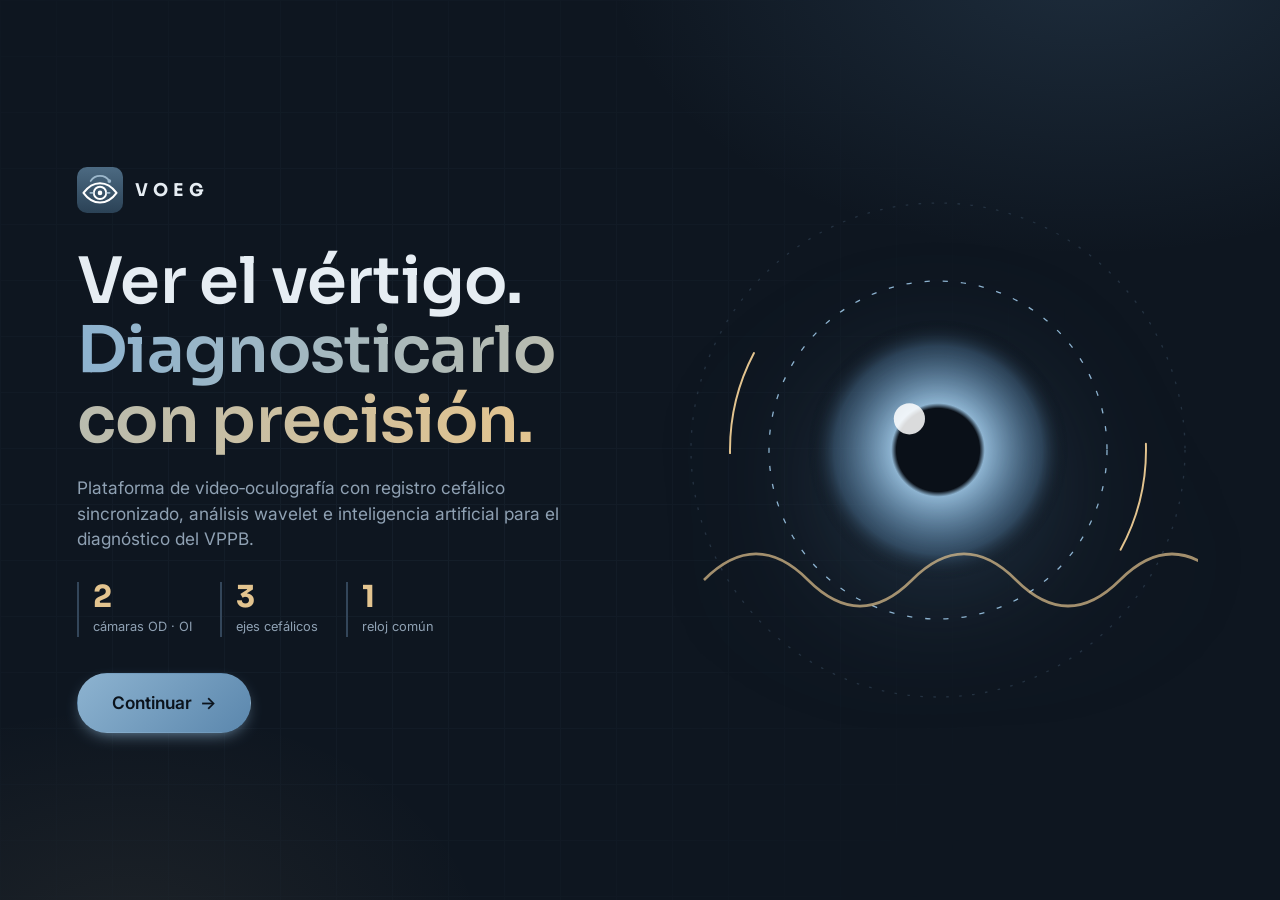
<file: opcion-b-noche-azulejo/index.html>
<!doctype html>
<html lang="es">
<head>
<meta charset="utf-8">
<meta name="viewport" content="width=device-width, initial-scale=1, viewport-fit=cover">
<title>VOEG · Noche Azulejo</title>
<meta name="description" content="VOEG: diagnóstico asistido de VPPB con video‑oculografía, sensor cefálico, wavelet e IA.">
<meta name="theme-color" content="#0E1620">
<link rel="manifest" href="manifest.webmanifest">
<link rel="icon" href="../shared/icons/icon.svg" type="image/svg+xml">
<link rel="apple-touch-icon" href="../shared/icons/icon-192.png">
<link rel="preconnect" href="https://fonts.googleapis.com"><link rel="preconnect" href="https://fonts.gstatic.com" crossorigin>
<link href="https://fonts.googleapis.com/css2?family=Sora:wght@300;400;600;700&family=Inter:wght@400;500;600&display=swap" rel="stylesheet">
<link rel="stylesheet" href="../shared/base.css">
<link rel="stylesheet" href="styles.css">
</head>
<body class="v-b">
<aside class="rail"><a class="brand" data-goto="1" href="#1"><svg class="logo" viewBox="0 0 64 64" aria-hidden="true"><defs><linearGradient id="voegG" x1="0" y1="0" x2="0" y2="1"><stop offset="0" stop-color="var(--logo-1,#4C6A82)"/><stop offset="1" stop-color="var(--logo-2,#2B4256)"/></linearGradient></defs><rect width="64" height="64" rx="14" fill="url(#voegG)"/><path d="M19 19.5a15.5 15.5 0 0 1 26 0" fill="none" stroke="#9DB8CC" stroke-width="2.4" stroke-linecap="round"/><circle cx="45" cy="19.5" r="2.6" fill="#9DB8CC"/><path d="M9 36c6.5-9 14-13.5 23-13.5S48.5 27 55 36c-6.5 9-14 13.5-23 13.5S15.5 45 9 36z" fill="none" stroke="#fff" stroke-width="2.8" stroke-linejoin="round"/><circle cx="32" cy="36" r="8.6" fill="none" stroke="#fff" stroke-width="2.6"/><circle cx="32" cy="36" r="3.2" fill="#fff"/><path d="M18.5 36h3.6M41.9 36h3.6" stroke="#9DB8CC" stroke-width="2.2" stroke-linecap="round"/></svg><span>VOEG</span></a><nav class="steps" aria-label="Pasos"><button class="step" data-goto="1"><span class="num">1</span><svg viewBox="0 0 24 24" class="ico" aria-hidden="true"><path d="M3 11l9-7 9 7v9a1 1 0 0 1-1 1h-5v-6H9v6H4a1 1 0 0 1-1-1z" fill="none" stroke="currentColor" stroke-width="1.8" stroke-linecap="round" stroke-linejoin="round"/></svg><span class="lbl">Inicio</span></button><button class="step" data-goto="2"><span class="num">2</span><svg viewBox="0 0 24 24" class="ico" aria-hidden="true"><path d="M12 12a4 4 0 1 0 0-8 4 4 0 0 0 0 8zm-7 9a7 7 0 0 1 14 0" fill="none" stroke="currentColor" stroke-width="1.8" stroke-linecap="round" stroke-linejoin="round"/></svg><span class="lbl">Paciente</span></button><button class="step" data-goto="3"><span class="num">3</span><svg viewBox="0 0 24 24" class="ico" aria-hidden="true"><path d="M2 12s3.5-6 10-6 10 6 10 6-3.5 6-10 6S2 12 2 12zm10 3a3 3 0 1 0 0-6 3 3 0 0 0 0 6z" fill="none" stroke="currentColor" stroke-width="1.8" stroke-linecap="round" stroke-linejoin="round"/></svg><span class="lbl">Adquisición</span></button><button class="step" data-goto="4"><span class="num">4</span><svg viewBox="0 0 24 24" class="ico" aria-hidden="true"><path d="M2 12c2-6 4-6 6 0s4 6 6 0 4-6 6 0 2 3 2 3" fill="none" stroke="currentColor" stroke-width="1.8" stroke-linecap="round" stroke-linejoin="round"/></svg><span class="lbl">Wavelet</span></button><button class="step" data-goto="5"><span class="num">5</span><svg viewBox="0 0 24 24" class="ico" aria-hidden="true"><path d="M9 3h6v4h4v6h-4v4H9v-4H5V7h4z" fill="none" stroke="currentColor" stroke-width="1.8" stroke-linecap="round" stroke-linejoin="round"/></svg><span class="lbl">Diagnóstico</span></button></nav><div class="rail-foot"><span class="pill live">● En línea</span><small>v1.0</small></div></aside><main class="main">

<section class="screen" id="s1">
  <div class="hero">
    <div class="orb" aria-hidden="true"><svg viewBox="0 0 400 400"><defs><radialGradient id="iris" cx="50%" cy="50%" r="50%"><stop offset="0" stop-color="#0a1018"/><stop offset=".32" stop-color="#0a1018"/><stop offset=".36" stop-color="var(--primary)"/><stop offset=".8" stop-color="var(--primary-2)" stop-opacity=".35"/><stop offset="1" stop-color="transparent"/></radialGradient></defs><circle cx="200" cy="200" r="190" fill="none" stroke="var(--line)" stroke-dasharray="2 8"/><circle class="spin" cx="200" cy="200" r="160" fill="none" stroke="var(--accent)" stroke-width="1.5" stroke-dasharray="80 420" stroke-linecap="round"/><circle class="spin2" cx="200" cy="200" r="130" fill="none" stroke="var(--primary)" stroke-width="1" stroke-dasharray="4 10"/><circle cx="200" cy="200" r="100" fill="url(#iris)"/><circle cx="178" cy="176" r="12" fill="#fff" opacity=".85"/><path class="wave" d="M20 300 Q 60 260 100 300 T 180 300 T 260 300 T 340 300 T 420 300" fill="none" stroke="var(--accent)" stroke-width="2" opacity=".7"/></svg></div>
    <div class="hero-text">
      <div class="brand-row"><svg class="logo" viewBox="0 0 64 64" aria-hidden="true"><defs><linearGradient id="voegG" x1="0" y1="0" x2="0" y2="1"><stop offset="0" stop-color="var(--logo-1,#4C6A82)"/><stop offset="1" stop-color="var(--logo-2,#2B4256)"/></linearGradient></defs><rect width="64" height="64" rx="14" fill="url(#voegG)"/><path d="M19 19.5a15.5 15.5 0 0 1 26 0" fill="none" stroke="#9DB8CC" stroke-width="2.4" stroke-linecap="round"/><circle cx="45" cy="19.5" r="2.6" fill="#9DB8CC"/><path d="M9 36c6.5-9 14-13.5 23-13.5S48.5 27 55 36c-6.5 9-14 13.5-23 13.5S15.5 45 9 36z" fill="none" stroke="#fff" stroke-width="2.8" stroke-linejoin="round"/><circle cx="32" cy="36" r="8.6" fill="none" stroke="#fff" stroke-width="2.6"/><circle cx="32" cy="36" r="3.2" fill="#fff"/><path d="M18.5 36h3.6M41.9 36h3.6" stroke="#9DB8CC" stroke-width="2.2" stroke-linecap="round"/></svg><span>VOEG</span></div>
      <h1>Ver el vértigo.<br><em>Diagnosticarlo con precisión.</em></h1>
      <p class="tagline">Plataforma de video‑oculografía con registro cefálico sincronizado, análisis wavelet e inteligencia artificial para el diagnóstico del VPPB.</p>
      <div class="stats"><div><b>2</b><span>cámaras OD · OI</span></div><div><b>3</b><span>ejes cefálicos</span></div><div><b>1</b><span>reloj común</span></div></div>
      <button class="btn primary xl" id="btnContinuar">Continuar <span class="arr">→</span></button>
    </div>
  </div>
</section>

<section class="screen" id="s2">
  <header class="screen-head"><div><p class="eyebrow">Paso 2 de 5</p><h2>Datos del paciente</h2><p class="lead">Registro clínico previo a la evaluación vestibular. Los campos con * son obligatorios.</p></div></header>
  <form id="patientForm" class="form" autocomplete="off" novalidate>
    <fieldset class="card"><legend><span class="n">01</span>Identificación</legend>
      <div class="grid g3">
        <label class="f"><span>Nombre(s) *</span><input name="nombre" required placeholder="Ej. María Fernanda"></label>
        <label class="f"><span>Apellidos *</span><input name="apellidos" required placeholder="Ej. López García"></label>
        <label class="f"><span>Tipo de identificación</span><select name="tipoId"><option>CURP</option><option>INE</option><option>Pasaporte</option><option>NSS</option><option>Otro</option></select></label>
        <label class="f"><span>Número de identificación *</span><input name="identificacion" required placeholder="LOGM900101MQTPRR09"></label>
        <label class="f"><span>No. de expediente</span><input name="expediente" placeholder="EXP-000123"></label>
        <label class="f"><span>Sexo *</span><select name="sexo" required><option value="">Selecciona</option><option>Femenino</option><option>Masculino</option><option>Otro</option></select></label>
        <label class="f"><span>Fecha de nacimiento *</span><input type="date" name="nacimiento" required></label>
        <label class="f"><span>Edad</span><input name="edad" readonly placeholder="Automática"></label>
        <label class="f"><span>Teléfono</span><input type="tel" name="telefono" placeholder="442 000 0000"></label>
        <label class="f"><span>Correo</span><input type="email" name="correo" placeholder="paciente@correo.com"></label>
        <label class="f span2"><span>Contacto de emergencia</span><input name="emergencia" placeholder="Nombre y teléfono"></label>
      </div>
    </fieldset>
    <fieldset class="card"><legend><span class="n">02</span>Datos del examen</legend>
      <div class="grid g3">
        <label class="f"><span>Fecha del examen *</span><input type="date" name="fechaExamen" required></label>
        <label class="f"><span>Médico responsable *</span><input name="medico" required placeholder="Dr(a). Nombre"></label>
        <label class="f"><span>Cédula profesional</span><input name="cedula" placeholder="0000000"></label>
        <label class="f span2"><span>Institución / clínica</span><input name="institucion" placeholder="Nombre del consultorio u hospital"></label>
        <label class="f"><span>Maniobra</span><select name="maniobra"><option>Dix-Hallpike</option><option>Supine Roll Test</option><option>Head Impulse</option><option>Otra</option></select></label>
        <label class="f span3"><span>Motivo de consulta</span><textarea name="motivo" rows="2" placeholder="Describe el motivo principal…"></textarea></label>
      </div>
    </fieldset>
    <fieldset class="card"><legend><span class="n">03</span>Historia clínica</legend>
      <div class="f"><span>Síntomas</span><div class="chips"><label class="chip"><input type="checkbox" name="sintomas" value="Vértigo rotatorio"><span>Vértigo rotatorio</span></label><label class="chip"><input type="checkbox" name="sintomas" value="Náusea / vómito"><span>Náusea / vómito</span></label><label class="chip"><input type="checkbox" name="sintomas" value="Desequilibrio"><span>Desequilibrio</span></label><label class="chip"><input type="checkbox" name="sintomas" value="Nistagmo"><span>Nistagmo</span></label><label class="chip"><input type="checkbox" name="sintomas" value="Cefalea"><span>Cefalea</span></label><label class="chip"><input type="checkbox" name="sintomas" value="Hipoacusia"><span>Hipoacusia</span></label><label class="chip"><input type="checkbox" name="sintomas" value="Acúfenos"><span>Acúfenos</span></label></div></div>
      <div class="grid g3">
        <label class="f"><span>Inicio de síntomas</span><input type="date" name="inicioSintomas"></label>
        <label class="f"><span>Duración de episodios</span><select name="duracion"><option value="">Selecciona</option><option>Menos de 1 min</option><option>1 a 5 min</option><option>Más de 5 min</option></select></label>
        <label class="f"><span>Desencadenante</span><select name="desencadenante"><option value="">Selecciona</option><option>Al acostarse</option><option>Al girar en la cama</option><option>Al mirar hacia arriba</option><option>Al inclinarse</option><option>Espontáneo</option></select></label>
      </div>
      <div class="f"><span>Lado sospechado</span><div class="chips"><label class="chip"><input type="radio" name="ladoSospechado" value="Derecho"><span>Derecho</span></label><label class="chip"><input type="radio" name="ladoSospechado" value="Izquierdo"><span>Izquierdo</span></label><label class="chip"><input type="radio" name="ladoSospechado" value="Bilateral"><span>Bilateral</span></label><label class="chip"><input type="radio" name="ladoSospechado" value="No determinado"><span>No determinado</span></label></div></div>
      <div class="f"><span>Antecedentes</span><div class="chips"><label class="chip"><input type="checkbox" name="antecedentes" value="Traumatismo craneal"><span>Traumatismo craneal</span></label><label class="chip"><input type="checkbox" name="antecedentes" value="Migraña"><span>Migraña</span></label><label class="chip"><input type="checkbox" name="antecedentes" value="Infección de oído"><span>Infección de oído</span></label><label class="chip"><input type="checkbox" name="antecedentes" value="Cirugía de oído"><span>Cirugía de oído</span></label><label class="chip"><input type="checkbox" name="antecedentes" value="VPPB previo"><span>VPPB previo</span></label><label class="chip"><input type="checkbox" name="antecedentes" value="Osteoporosis"><span>Osteoporosis</span></label><label class="chip"><input type="checkbox" name="antecedentes" value="Diabetes"><span>Diabetes</span></label><label class="chip"><input type="checkbox" name="antecedentes" value="Hipertensión"><span>Hipertensión</span></label></div></div>
      <div class="f"><span>Contraindicaciones para maniobras</span><div class="chips"><label class="chip"><input type="checkbox" name="contraindicaciones" value="Lesión cervical"><span>Lesión cervical</span></label><label class="chip"><input type="checkbox" name="contraindicaciones" value="Insuficiencia vertebrobasilar"><span>Insuficiencia vertebrobasilar</span></label><label class="chip"><input type="checkbox" name="contraindicaciones" value="Cirugía de columna reciente"><span>Cirugía de columna reciente</span></label><label class="chip"><input type="checkbox" name="contraindicaciones" value="Ninguna"><span>Ninguna</span></label></div></div>
      <div class="grid g2">
        <label class="f"><span>Medicamentos actuales</span><input name="medicamentos" placeholder="Ej. betahistina 16 mg"></label>
        <label class="f"><span>Alergias</span><input name="alergias" placeholder="Ninguna conocida"></label>
        <label class="f span2"><span>Notas</span><textarea name="notas" rows="2" placeholder="Observaciones adicionales"></textarea></label>
      </div>
    </fieldset>
    <label class="consent card"><input type="checkbox" name="consentimiento" value="si" required><span>El paciente otorgó su <b>consentimiento informado</b> para la grabación de video ocular y el registro de movimiento cefálico con fines diagnósticos.</span></label>
    <div class="actions"><button type="button" class="btn ghost" id="btnLimpiar">Limpiar</button><button type="submit" class="btn primary">Guardar y continuar <span class="arr">→</span></button></div>
  </form>
</section>

<section class="screen" id="s3">
  <header class="screen-head"><div><p class="eyebrow">Paso 3 de 5</p><h2>Adquisición</h2><p class="lead">Conecta las cámaras OD/OI y el sensor. Al iniciar, todo arranca con el mismo reloj.</p></div><div class="pacienteMini"></div></header>
  <div class="toolbar card">
    <button class="btn primary" id="btnConectar"><svg viewBox="0 0 24 24" class="ico" aria-hidden="true"><path d="M9 7V3m6 4V3M7 7h10v4a5 5 0 0 1-10 0zm5 9v5" fill="none" stroke="currentColor" stroke-width="1.8" stroke-linecap="round" stroke-linejoin="round"/></svg> Conectar cámaras y sensor</button>
    <button class="btn ghost" id="btnDemo" title="Simula el sensor si aún no tienes el Arduino">Sensor demo</button>
    <button class="btn ghost" id="btnSwap" title="Intercambiar ojo derecho e izquierdo">OD ⇄ OI</button>
    <label class="f mini"><span>FPS</span><select id="fps"><option>30</option><option>60</option><option>120</option></select></label>
    <label class="f mini"><span>Baudios</span><select id="baud"><option>9600</option><option>57600</option><option selected>115200</option><option>230400</option></select></label>
    <div class="status"><span id="statusCams" class="pill">Cámaras sin conectar</span><span id="statusSensor" class="pill">Sensor sin conectar</span></div>
  </div>
  <div class="acq-grid">
    <article class="card cam" data-lado="od">
          <div class="cam-top"><span class="eye-tag">OD</span><div><h4>Ojo derecho</h4><div class="cam-id" id="idOD"><small>Sin cámara</small></div></div></div>
          <div class="video-wrap"><video id="videoOD" muted playsinline autoplay></video><div class="video-empty"><svg viewBox="0 0 24 24" class="ico" aria-hidden="true"><path d="M2 12s3.5-6 10-6 10 6 10 6-3.5 6-10 6S2 12 2 12zm10 3a3 3 0 1 0 0-6 3 3 0 0 0 0 6z" fill="none" stroke="currentColor" stroke-width="1.8" stroke-linecap="round" stroke-linejoin="round"/></svg><span>Conecta la cámara del ojo derecho</span></div><span class="rec-dot">REC</span></div>
          <label class="f"><span>Cámara asignada</span><select id="camOD"><option value="">— Conecta para ver cámaras —</option></select></label>
        </article>
    <article class="card cam" data-lado="oi">
          <div class="cam-top"><span class="eye-tag">OI</span><div><h4>Ojo izquierdo</h4><div class="cam-id" id="idOI"><small>Sin cámara</small></div></div></div>
          <div class="video-wrap"><video id="videoOI" muted playsinline autoplay></video><div class="video-empty"><svg viewBox="0 0 24 24" class="ico" aria-hidden="true"><path d="M2 12s3.5-6 10-6 10 6 10 6-3.5 6-10 6S2 12 2 12zm10 3a3 3 0 1 0 0-6 3 3 0 0 0 0 6z" fill="none" stroke="currentColor" stroke-width="1.8" stroke-linecap="round" stroke-linejoin="round"/></svg><span>Conecta la cámara del ojo izquierdo</span></div><span class="rec-dot">REC</span></div>
          <label class="f"><span>Cámara asignada</span><select id="camOI"><option value="">— Conecta para ver cámaras —</option></select></label>
        </article>
    <article class="card sensor">
      <div class="card-title"><h4>Sensor de posición cefálica</h4><span class="muted">grados</span></div>
      <div class="angles">
        <div class="angle yaw"><span>Yaw · giro</span><b id="yawVal">+0.0°</b></div>
        <div class="angle pitch"><span>Pitch · flexión</span><b id="pitchVal">+0.0°</b></div>
        <div class="angle roll"><span>Roll · lateral</span><b id="rollVal">+0.0°</b></div>
      </div>
      <div class="head-stage"><div id="head3d" class="head"><svg viewBox="0 0 100 120"><ellipse cx="50" cy="58" rx="34" ry="44" fill="var(--surface-2)" stroke="var(--primary)" stroke-width="2.5"/><ellipse cx="16" cy="62" rx="5" ry="10" fill="var(--surface-2)" stroke="var(--primary)" stroke-width="2.5"/><ellipse cx="84" cy="62" rx="5" ry="10" fill="var(--surface-2)" stroke="var(--primary)" stroke-width="2.5"/><circle cx="37" cy="52" r="5" fill="var(--primary)"/><circle cx="63" cy="52" r="5" fill="var(--primary)"/><path d="M50 58v12h-5" fill="none" stroke="var(--primary)" stroke-width="2.5" stroke-linecap="round"/><path d="M40 84q10 6 20 0" fill="none" stroke="var(--primary)" stroke-width="2.5" stroke-linecap="round"/></svg></div></div>
    </article>
    <article class="card chart">
      <div class="card-title"><h4>Ángulos de la cabeza · últimos 10 s</h4><div class="legend"><i class="yaw"></i>Yaw<i class="pitch"></i>Pitch<i class="roll"></i>Roll</div></div>
      <canvas id="angleChart"></canvas>
    </article>
  </div>
  <div class="recbar card">
    <div class="rec-time"><span class="dot"></span><b id="recTimer">00:00.0</b><small>t0 común · cámaras + sensor</small></div>
    <button class="btn start" id="btnIniciar" disabled><svg viewBox="0 0 24 24" class="ico" aria-hidden="true"><path d="M8 5v14l11-7z" fill="none" stroke="currentColor" stroke-width="1.8" stroke-linecap="round" stroke-linejoin="round"/></svg> Iniciar</button>
    <button class="btn stop" id="btnFinalizar" disabled><svg viewBox="0 0 24 24" class="ico" aria-hidden="true"><path d="M6 6h12v12H6z" fill="none" stroke="currentColor" stroke-width="1.8" stroke-linecap="round" stroke-linejoin="round"/></svg> Finalizar y guardar</button>
    <button class="btn ghost" id="btnASiguiente" data-goto="4">Ir a wavelet →</button>
  </div>
  <ul id="fileList" class="files"></ul>
</section>

<section class="screen" id="s4">
  <header class="screen-head"><div><p class="eyebrow">Paso 4 de 5</p><h2>Procesamiento wavelet</h2><p class="lead">Transforma la señal registrada en un escalograma tiempo‑frecuencia para el modelo de IA.</p></div><div class="pacienteMini"></div></header>
  <div class="wave-grid">
    <article class="card controls">
      <h4>Parámetros</h4>
      <label class="f"><span>Señal a analizar</span><select id="signalSel"><option value="pitch">Pitch · flexión</option><option value="yaw">Yaw · giro</option><option value="roll">Roll · lateral</option></select></label>
      <label class="f"><span>Servidor con tu código (opcional)</span><input id="servidorURL" placeholder="http://localhost:8000"><small class="hint">Vacío = modo demo en el navegador. Con URL, la app envía videos, sensor y sesión a tu código Python.</small></label>
      <button class="btn primary block" id="btnWavelet"><svg viewBox="0 0 24 24" class="ico" aria-hidden="true"><path d="M2 12c2-6 4-6 6 0s4 6 6 0 4-6 6 0 2 3 2 3" fill="none" stroke="currentColor" stroke-width="1.8" stroke-linecap="round" stroke-linejoin="round"/></svg> Procesar wavelet</button>
      <div class="or"><span>o</span></div>
      <label class="btn ghost block file">Subir imagen wavelet<input type="file" id="waveletUpload" accept="image/*" hidden></label>
    </article>
    <article class="card output">
      <div class="card-title"><h4>Escalograma</h4><span class="muted" id="waveletInfo">Sin procesar</span></div>
      <div class="scalo-wrap"><canvas id="scalogram"></canvas><img id="waveletImg" alt="Imagen wavelet"><div class="scalo-empty"><svg viewBox="0 0 24 24" class="ico" aria-hidden="true"><path d="M2 12c2-6 4-6 6 0s4 6 6 0 4-6 6 0 2 3 2 3" fill="none" stroke="currentColor" stroke-width="1.8" stroke-linecap="round" stroke-linejoin="round"/></svg><span>Aquí aparecerá la imagen wavelet</span></div></div>
      <div class="axis"><span>Tiempo →</span><span>↑ Escala (frecuencia)</span></div>
      <div class="actions"><button class="btn primary" id="btnADiag" data-goto="5" disabled>Continuar al diagnóstico →</button></div>
    </article>
  </div>
</section>

<section class="screen" id="s5">
  <header class="screen-head"><div><p class="eyebrow">Paso 5 de 5</p><h2>Diagnóstico de VPPB</h2><p class="lead">La imagen wavelet entra a tu arquitectura de IA y obtienes el resultado con su nivel de confianza.</p></div><div class="pacienteMini"></div></header>
  <div class="dx-grid">
    <article class="card dx-input">
      <div class="card-title"><h4>Entrada al modelo</h4><label class="link file">Cambiar imagen<input type="file" id="diagUpload" accept="image/*" hidden></label></div>
      <div class="dx-img"><img id="diagImg" alt=""><div class="scan"></div><span class="scalo-empty"><svg viewBox="0 0 24 24" class="ico" aria-hidden="true"><path d="M2 12c2-6 4-6 6 0s4 6 6 0 4-6 6 0 2 3 2 3" fill="none" stroke="currentColor" stroke-width="1.8" stroke-linecap="round" stroke-linejoin="round"/></svg><span>Sin imagen wavelet</span></span></div>
      <button class="btn primary block" id="btnDiagnosticar"><svg viewBox="0 0 24 24" class="ico" aria-hidden="true"><path d="M9 3h6v4h4v6h-4v4H9v-4H5V7h4z" fill="none" stroke="currentColor" stroke-width="1.8" stroke-linecap="round" stroke-linejoin="round"/></svg> Analizar con IA</button>
    </article>
    <article class="card dx-out">
      <div id="diagResult" class="dx-result"><div class="dx-wait"><svg viewBox="0 0 24 24" class="ico" aria-hidden="true"><path d="M12 8v4l3 2M12 21a9 9 0 1 1 0-18 9 9 0 0 1 0 18z" fill="none" stroke="currentColor" stroke-width="1.8" stroke-linecap="round" stroke-linejoin="round"/></svg><p>El resultado aparecerá aquí</p></div></div>
      <div class="actions"><button class="btn ghost" id="btnNueva">Nueva evaluación</button><button class="btn primary" id="btnReporte" disabled>Imprimir reporte</button></div>
    </article>
  </div>
  <p class="disclaimer">VOEG es una herramienta de apoyo. El diagnóstico final corresponde al profesional de la salud.</p>
</section>
</main>
<div id="toast" role="status" aria-live="polite"></div>
<script src="../shared/xlsx.js"></script>
<script src="../shared/plugins.js"></script>
<script src="../shared/app.js"></script>
</body>
</html>
</file>
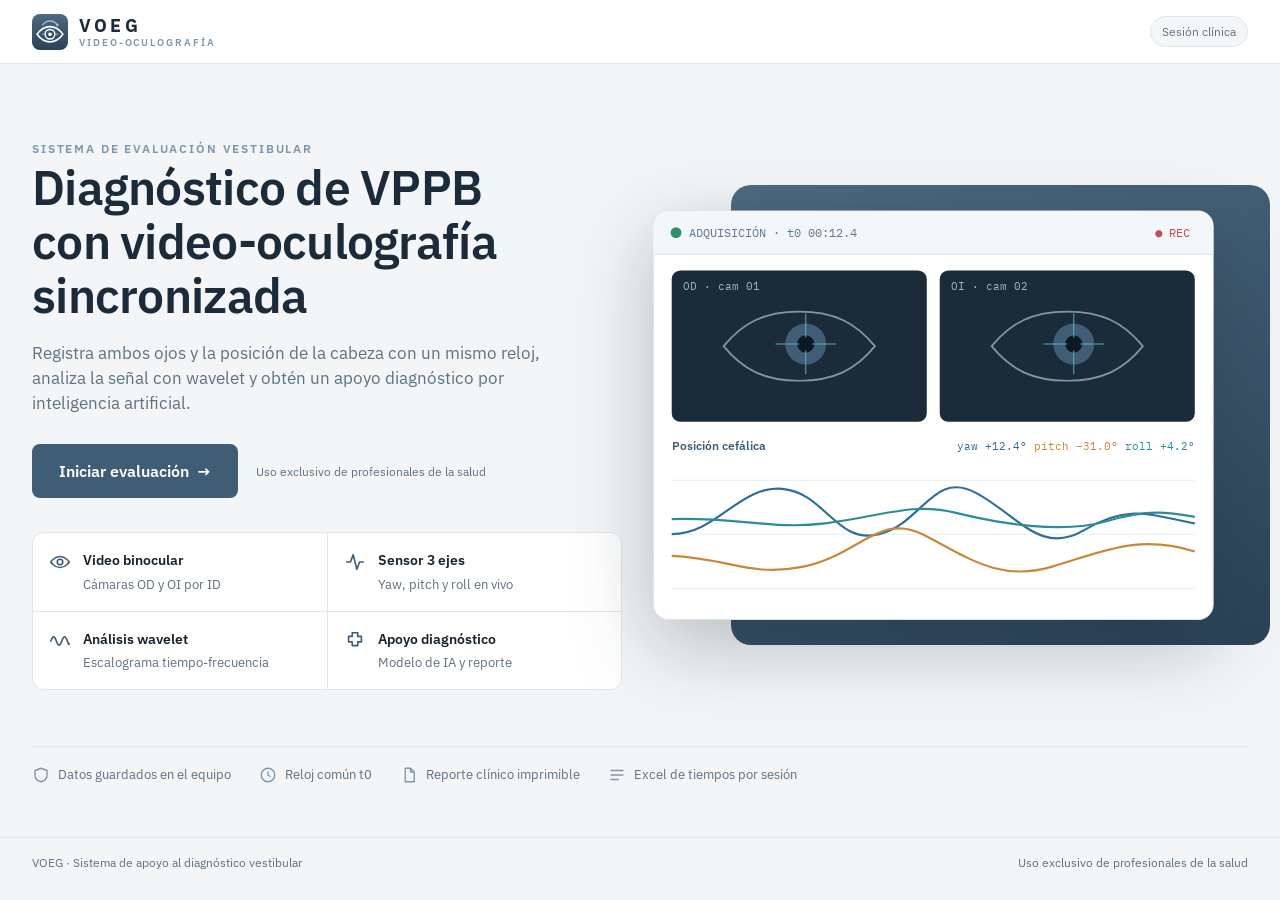
<file: opcion-c-clinico-pro/index.html>
<!doctype html>
<html lang="es">
<head>
<meta charset="utf-8">
<meta name="viewport" content="width=device-width, initial-scale=1, viewport-fit=cover">
<title>VOEG · Clínico Pro</title>
<meta name="description" content="VOEG: diagnóstico asistido de VPPB con video‑oculografía, sensor cefálico, wavelet e IA.">
<meta name="theme-color" content="#2B4256">
<link rel="manifest" href="manifest.webmanifest">
<link rel="icon" href="../shared/icons/icon.svg" type="image/svg+xml">
<link rel="apple-touch-icon" href="../shared/icons/icon-192.png">
<link rel="preconnect" href="https://fonts.googleapis.com"><link rel="preconnect" href="https://fonts.gstatic.com" crossorigin>
<link href="https://fonts.googleapis.com/css2?family=IBM+Plex+Sans:wght@400;500;600;700&family=IBM+Plex+Mono:wght@500;600&display=swap" rel="stylesheet">
<link rel="stylesheet" href="../shared/base.css">
<link rel="stylesheet" href="styles.css">
</head>
<body class="v-c">
<header class="topbar"><a class="brand" data-goto="1" href="#1"><svg class="logo" viewBox="0 0 64 64" aria-hidden="true"><defs><linearGradient id="voegG" x1="0" y1="0" x2="0" y2="1"><stop offset="0" stop-color="var(--logo-1,#4C6A82)"/><stop offset="1" stop-color="var(--logo-2,#2B4256)"/></linearGradient></defs><rect width="64" height="64" rx="14" fill="url(#voegG)"/><path d="M19 19.5a15.5 15.5 0 0 1 26 0" fill="none" stroke="#9DB8CC" stroke-width="2.4" stroke-linecap="round"/><circle cx="45" cy="19.5" r="2.6" fill="#9DB8CC"/><path d="M9 36c6.5-9 14-13.5 23-13.5S48.5 27 55 36c-6.5 9-14 13.5-23 13.5S15.5 45 9 36z" fill="none" stroke="#fff" stroke-width="2.8" stroke-linejoin="round"/><circle cx="32" cy="36" r="8.6" fill="none" stroke="#fff" stroke-width="2.6"/><circle cx="32" cy="36" r="3.2" fill="#fff"/><path d="M18.5 36h3.6M41.9 36h3.6" stroke="#9DB8CC" stroke-width="2.2" stroke-linecap="round"/></svg><span class="wordmark"><b>VOEG</b><small>Video‑oculografía</small></span></a><nav class="stepper" aria-label="Pasos"><button class="step" data-goto="1"><span class="num">1</span><svg viewBox="0 0 24 24" class="ico" aria-hidden="true"><path d="M3 11l9-7 9 7v9a1 1 0 0 1-1 1h-5v-6H9v6H4a1 1 0 0 1-1-1z" fill="none" stroke="currentColor" stroke-width="1.8" stroke-linecap="round" stroke-linejoin="round"/></svg><span class="lbl">Inicio</span></button><button class="step" data-goto="2"><span class="num">2</span><svg viewBox="0 0 24 24" class="ico" aria-hidden="true"><path d="M12 12a4 4 0 1 0 0-8 4 4 0 0 0 0 8zm-7 9a7 7 0 0 1 14 0" fill="none" stroke="currentColor" stroke-width="1.8" stroke-linecap="round" stroke-linejoin="round"/></svg><span class="lbl">Paciente</span></button><button class="step" data-goto="3"><span class="num">3</span><svg viewBox="0 0 24 24" class="ico" aria-hidden="true"><path d="M2 12s3.5-6 10-6 10 6 10 6-3.5 6-10 6S2 12 2 12zm10 3a3 3 0 1 0 0-6 3 3 0 0 0 0 6z" fill="none" stroke="currentColor" stroke-width="1.8" stroke-linecap="round" stroke-linejoin="round"/></svg><span class="lbl">Adquisición</span></button><button class="step" data-goto="4"><span class="num">4</span><svg viewBox="0 0 24 24" class="ico" aria-hidden="true"><path d="M2 12c2-6 4-6 6 0s4 6 6 0 4-6 6 0 2 3 2 3" fill="none" stroke="currentColor" stroke-width="1.8" stroke-linecap="round" stroke-linejoin="round"/></svg><span class="lbl">Wavelet</span></button><button class="step" data-goto="5"><span class="num">5</span><svg viewBox="0 0 24 24" class="ico" aria-hidden="true"><path d="M9 3h6v4h4v6h-4v4H9v-4H5V7h4z" fill="none" stroke="currentColor" stroke-width="1.8" stroke-linecap="round" stroke-linejoin="round"/></svg><span class="lbl">Diagnóstico</span></button></nav><div class="session"><span class="pill live" id="sesionPill">Sesión clínica</span></div></header><main class="main">

<section class="screen" id="s1">
  <div class="hero">
    <div class="hero-text">
      <p class="eyebrow">Sistema de evaluación vestibular</p>
      <h1>Diagnóstico de VPPB con video‑oculografía sincronizada</h1>
      <p class="tagline">Registra ambos ojos y la posición de la cabeza con un mismo reloj, analiza la señal con wavelet y obtén un apoyo diagnóstico por inteligencia artificial.</p>
      <div class="cta"><button class="btn primary xl" id="btnContinuar">Iniciar evaluación <span class="arr">→</span></button><span class="fine">Uso exclusivo de profesionales de la salud</span></div>
      <ul class="specs">
        <li><svg viewBox="0 0 24 24" class="ico" aria-hidden="true"><path d="M2 12s3.5-6 10-6 10 6 10 6-3.5 6-10 6S2 12 2 12zm10 3a3 3 0 1 0 0-6 3 3 0 0 0 0 6z" fill="none" stroke="currentColor" stroke-width="1.8" stroke-linecap="round" stroke-linejoin="round"/></svg><div><b>Video binocular</b><span>Cámaras OD y OI por ID</span></div></li>
        <li><svg viewBox="0 0 24 24" class="ico" aria-hidden="true"><path d="M3 12h4l3-8 4 16 3-8h4" fill="none" stroke="currentColor" stroke-width="1.8" stroke-linecap="round" stroke-linejoin="round"/></svg><div><b>Sensor 3 ejes</b><span>Yaw, pitch y roll en vivo</span></div></li>
        <li><svg viewBox="0 0 24 24" class="ico" aria-hidden="true"><path d="M2 12c2-6 4-6 6 0s4 6 6 0 4-6 6 0 2 3 2 3" fill="none" stroke="currentColor" stroke-width="1.8" stroke-linecap="round" stroke-linejoin="round"/></svg><div><b>Análisis wavelet</b><span>Escalograma tiempo‑frecuencia</span></div></li>
        <li><svg viewBox="0 0 24 24" class="ico" aria-hidden="true"><path d="M9 3h6v4h4v6h-4v4H9v-4H5V7h4z" fill="none" stroke="currentColor" stroke-width="1.8" stroke-linecap="round" stroke-linejoin="round"/></svg><div><b>Apoyo diagnóstico</b><span>Modelo de IA y reporte</span></div></li>
      </ul>
    </div>
    <div class="hero-visual"><svg class="monitor" viewBox="0 0 520 380" aria-hidden="true">
<rect x="1" y="1" width="518" height="378" rx="14" fill="#fff" stroke="#DCE3E9"/>
<rect x="1" y="1" width="518" height="40" rx="14" fill="#F4F7F9"/><rect x="1" y="28" width="518" height="13" fill="#F4F7F9"/><line x1="1" y1="41" x2="519" y2="41" stroke="#DCE3E9"/>
<circle cx="22" cy="21" r="5" fill="#2F8F6B"/><text x="34" y="25" font-family="IBM Plex Mono,monospace" font-size="11" fill="#5E7A90">ADQUISICIÓN · t0 00:12.4</text>
<text x="498" y="25" text-anchor="end" font-family="IBM Plex Mono,monospace" font-size="11" fill="#C24D4D">● REC</text>
<g font-family="IBM Plex Mono,monospace" font-size="10" fill="#9DB8CC">
<rect x="18" y="56" width="236" height="140" rx="8" fill="#1B2B39"/><rect x="266" y="56" width="236" height="140" rx="8" fill="#1B2B39"/>
<text x="28" y="74">OD · cam 01</text><text x="276" y="74">OI · cam 02</text></g>
<g fill="none" stroke="#7C97AC" stroke-width="1.6"><path d="M66 126c18-22 38-32 70-32s52 10 70 32c-18 22-38 32-70 32s-52-10-70-32z"/><path d="M314 126c18-22 38-32 70-32s52 10 70 32c-18 22-38 32-70 32s-52-10-70-32z"/></g>
<circle cx="142" cy="124" r="19" fill="#3F5D75"/><circle cx="142" cy="124" r="8" fill="#0E1822"/><circle cx="390" cy="124" r="19" fill="#3F5D75"/><circle cx="390" cy="124" r="8" fill="#0E1822"/>
<g stroke="#5FB3C0" stroke-width="1" opacity=".9"><path d="M136 124h-22M148 124h22M142 118v-22M142 130v22"/><path d="M384 124h-22M396 124h22M390 118v-22M390 130v22"/></g>
<text x="18" y="222" font-family="IBM Plex Sans,sans-serif" font-size="11" font-weight="600" fill="#3F5D75">Posición cefálica</text>
<g font-family="IBM Plex Mono,monospace" font-size="10"><text x="502" y="222" text-anchor="end" fill="#8A9BAA"><tspan fill="#2F6E9A">yaw +12.4°</tspan>   <tspan fill="#C7883A">pitch −31.0°</tspan>   <tspan fill="#2C8C99">roll +4.2°</tspan></text></g>
<g stroke="#E8EDF1"><line x1="18" y1="250" x2="502" y2="250"/><line x1="18" y1="300" x2="502" y2="300"/><line x1="18" y1="350" x2="502" y2="350"/></g>
<path d="M18 300 C60 300 80 255 120 258 S170 310 210 300 S260 240 300 262 S360 320 400 296 S460 282 502 290" fill="none" stroke="#2F6E9A" stroke-width="2"/>
<path d="M18 320 C70 322 90 340 140 330 S210 280 250 300 S320 345 370 330 S450 300 502 316" fill="none" stroke="#C7883A" stroke-width="2"/>
<path d="M18 286 C80 284 110 296 160 290 S240 270 280 280 S380 300 420 288 S480 280 502 284" fill="none" stroke="#2C8C99" stroke-width="2"/>
</svg></div>
  </div>
  <div class="trust"><span><svg viewBox="0 0 24 24" class="ico" aria-hidden="true"><path d="M12 3l8 3v6c0 5-3.5 8-8 9-4.5-1-8-4-8-9V6z" fill="none" stroke="currentColor" stroke-width="1.8" stroke-linecap="round" stroke-linejoin="round"/></svg>Datos guardados en el equipo</span><span><svg viewBox="0 0 24 24" class="ico" aria-hidden="true"><path d="M12 8v4l3 2M12 21a9 9 0 1 1 0-18 9 9 0 0 1 0 18z" fill="none" stroke="currentColor" stroke-width="1.8" stroke-linecap="round" stroke-linejoin="round"/></svg>Reloj común t0</span><span><svg viewBox="0 0 24 24" class="ico" aria-hidden="true"><path d="M7 3h7l5 5v13H7zM14 3v5h5" fill="none" stroke="currentColor" stroke-width="1.8" stroke-linecap="round" stroke-linejoin="round"/></svg>Reporte clínico imprimible</span><span><svg viewBox="0 0 24 24" class="ico" aria-hidden="true"><path d="M4 6h16M4 12h16M4 18h10" fill="none" stroke="currentColor" stroke-width="1.8" stroke-linecap="round" stroke-linejoin="round"/></svg>Excel de tiempos por sesión</span></div>
</section>

<section class="screen" id="s2">
  <header class="screen-head"><div><p class="eyebrow">Paso 2 de 5</p><h2>Datos del paciente</h2><p class="lead">Registro clínico previo a la evaluación vestibular. Los campos con * son obligatorios.</p></div></header>
  <form id="patientForm" class="form" autocomplete="off" novalidate>
    <fieldset class="card"><legend><span class="n">01</span>Identificación</legend>
      <div class="grid g3">
        <label class="f"><span>Nombre(s) *</span><input name="nombre" required placeholder="Ej. María Fernanda"></label>
        <label class="f"><span>Apellidos *</span><input name="apellidos" required placeholder="Ej. López García"></label>
        <label class="f"><span>Tipo de identificación</span><select name="tipoId"><option>CURP</option><option>INE</option><option>Pasaporte</option><option>NSS</option><option>Otro</option></select></label>
        <label class="f"><span>Número de identificación *</span><input name="identificacion" required placeholder="LOGM900101MQTPRR09"></label>
        <label class="f"><span>No. de expediente</span><input name="expediente" placeholder="EXP-000123"></label>
        <label class="f"><span>Sexo *</span><select name="sexo" required><option value="">Selecciona</option><option>Femenino</option><option>Masculino</option><option>Otro</option></select></label>
        <label class="f"><span>Fecha de nacimiento *</span><input type="date" name="nacimiento" required></label>
        <label class="f"><span>Edad</span><input name="edad" readonly placeholder="Automática"></label>
        <label class="f"><span>Teléfono</span><input type="tel" name="telefono" placeholder="442 000 0000"></label>
        <label class="f"><span>Correo</span><input type="email" name="correo" placeholder="paciente@correo.com"></label>
        <label class="f span2"><span>Contacto de emergencia</span><input name="emergencia" placeholder="Nombre y teléfono"></label>
      </div>
    </fieldset>
    <fieldset class="card"><legend><span class="n">02</span>Datos del examen</legend>
      <div class="grid g3">
        <label class="f"><span>Fecha del examen *</span><input type="date" name="fechaExamen" required></label>
        <label class="f"><span>Médico responsable *</span><input name="medico" required placeholder="Dr(a). Nombre"></label>
        <label class="f"><span>Cédula profesional</span><input name="cedula" placeholder="0000000"></label>
        <label class="f span2"><span>Institución / clínica</span><input name="institucion" placeholder="Nombre del consultorio u hospital"></label>
        <label class="f"><span>Maniobra</span><select name="maniobra"><option>Dix-Hallpike</option><option>Supine Roll Test</option><option>Head Impulse</option><option>Otra</option></select></label>
        <label class="f span3"><span>Motivo de consulta</span><textarea name="motivo" rows="2" placeholder="Describe el motivo principal…"></textarea></label>
      </div>
    </fieldset>
    <fieldset class="card"><legend><span class="n">03</span>Historia clínica</legend>
      <div class="f"><span>Síntomas</span><div class="chips"><label class="chip"><input type="checkbox" name="sintomas" value="Vértigo rotatorio"><span>Vértigo rotatorio</span></label><label class="chip"><input type="checkbox" name="sintomas" value="Náusea / vómito"><span>Náusea / vómito</span></label><label class="chip"><input type="checkbox" name="sintomas" value="Desequilibrio"><span>Desequilibrio</span></label><label class="chip"><input type="checkbox" name="sintomas" value="Nistagmo"><span>Nistagmo</span></label><label class="chip"><input type="checkbox" name="sintomas" value="Cefalea"><span>Cefalea</span></label><label class="chip"><input type="checkbox" name="sintomas" value="Hipoacusia"><span>Hipoacusia</span></label><label class="chip"><input type="checkbox" name="sintomas" value="Acúfenos"><span>Acúfenos</span></label></div></div>
      <div class="grid g3">
        <label class="f"><span>Inicio de síntomas</span><input type="date" name="inicioSintomas"></label>
        <label class="f"><span>Duración de episodios</span><select name="duracion"><option value="">Selecciona</option><option>Menos de 1 min</option><option>1 a 5 min</option><option>Más de 5 min</option></select></label>
        <label class="f"><span>Desencadenante</span><select name="desencadenante"><option value="">Selecciona</option><option>Al acostarse</option><option>Al girar en la cama</option><option>Al mirar hacia arriba</option><option>Al inclinarse</option><option>Espontáneo</option></select></label>
      </div>
      <div class="f"><span>Lado sospechado</span><div class="chips"><label class="chip"><input type="radio" name="ladoSospechado" value="Derecho"><span>Derecho</span></label><label class="chip"><input type="radio" name="ladoSospechado" value="Izquierdo"><span>Izquierdo</span></label><label class="chip"><input type="radio" name="ladoSospechado" value="Bilateral"><span>Bilateral</span></label><label class="chip"><input type="radio" name="ladoSospechado" value="No determinado"><span>No determinado</span></label></div></div>
      <div class="f"><span>Antecedentes</span><div class="chips"><label class="chip"><input type="checkbox" name="antecedentes" value="Traumatismo craneal"><span>Traumatismo craneal</span></label><label class="chip"><input type="checkbox" name="antecedentes" value="Migraña"><span>Migraña</span></label><label class="chip"><input type="checkbox" name="antecedentes" value="Infección de oído"><span>Infección de oído</span></label><label class="chip"><input type="checkbox" name="antecedentes" value="Cirugía de oído"><span>Cirugía de oído</span></label><label class="chip"><input type="checkbox" name="antecedentes" value="VPPB previo"><span>VPPB previo</span></label><label class="chip"><input type="checkbox" name="antecedentes" value="Osteoporosis"><span>Osteoporosis</span></label><label class="chip"><input type="checkbox" name="antecedentes" value="Diabetes"><span>Diabetes</span></label><label class="chip"><input type="checkbox" name="antecedentes" value="Hipertensión"><span>Hipertensión</span></label></div></div>
      <div class="f"><span>Contraindicaciones para maniobras</span><div class="chips"><label class="chip"><input type="checkbox" name="contraindicaciones" value="Lesión cervical"><span>Lesión cervical</span></label><label class="chip"><input type="checkbox" name="contraindicaciones" value="Insuficiencia vertebrobasilar"><span>Insuficiencia vertebrobasilar</span></label><label class="chip"><input type="checkbox" name="contraindicaciones" value="Cirugía de columna reciente"><span>Cirugía de columna reciente</span></label><label class="chip"><input type="checkbox" name="contraindicaciones" value="Ninguna"><span>Ninguna</span></label></div></div>
      <div class="grid g2">
        <label class="f"><span>Medicamentos actuales</span><input name="medicamentos" placeholder="Ej. betahistina 16 mg"></label>
        <label class="f"><span>Alergias</span><input name="alergias" placeholder="Ninguna conocida"></label>
        <label class="f span2"><span>Notas</span><textarea name="notas" rows="2" placeholder="Observaciones adicionales"></textarea></label>
      </div>
    </fieldset>
    <label class="consent card"><input type="checkbox" name="consentimiento" value="si" required><span>El paciente otorgó su <b>consentimiento informado</b> para la grabación de video ocular y el registro de movimiento cefálico con fines diagnósticos.</span></label>
    <div class="actions"><button type="button" class="btn ghost" id="btnLimpiar">Limpiar</button><button type="submit" class="btn primary">Guardar y continuar <span class="arr">→</span></button></div>
  </form>
</section>

<section class="screen" id="s3">
  <header class="screen-head"><div><p class="eyebrow">Paso 3 de 5</p><h2>Adquisición</h2><p class="lead">Conecta las cámaras OD/OI y el sensor. Al iniciar, todo arranca con el mismo reloj.</p></div><div class="pacienteMini"></div></header>
  <div class="toolbar card">
    <button class="btn primary" id="btnConectar"><svg viewBox="0 0 24 24" class="ico" aria-hidden="true"><path d="M9 7V3m6 4V3M7 7h10v4a5 5 0 0 1-10 0zm5 9v5" fill="none" stroke="currentColor" stroke-width="1.8" stroke-linecap="round" stroke-linejoin="round"/></svg> Conectar cámaras y sensor</button>
    <button class="btn ghost" id="btnDemo" title="Simula el sensor si aún no tienes el Arduino">Sensor demo</button>
    <button class="btn ghost" id="btnSwap" title="Intercambiar ojo derecho e izquierdo">OD ⇄ OI</button>
    <label class="f mini"><span>FPS</span><select id="fps"><option>30</option><option>60</option><option>120</option></select></label>
    <label class="f mini"><span>Baudios</span><select id="baud"><option>9600</option><option>57600</option><option selected>115200</option><option>230400</option></select></label>
    <div class="status"><span id="statusCams" class="pill">Cámaras sin conectar</span><span id="statusSensor" class="pill">Sensor sin conectar</span></div>
  </div>
  <div class="acq-grid">
    <article class="card cam" data-lado="od">
          <div class="cam-top"><span class="eye-tag">OD</span><div><h4>Ojo derecho</h4><div class="cam-id" id="idOD"><small>Sin cámara</small></div></div></div>
          <div class="video-wrap"><video id="videoOD" muted playsinline autoplay></video><div class="video-empty"><svg viewBox="0 0 24 24" class="ico" aria-hidden="true"><path d="M2 12s3.5-6 10-6 10 6 10 6-3.5 6-10 6S2 12 2 12zm10 3a3 3 0 1 0 0-6 3 3 0 0 0 0 6z" fill="none" stroke="currentColor" stroke-width="1.8" stroke-linecap="round" stroke-linejoin="round"/></svg><span>Conecta la cámara del ojo derecho</span></div><span class="rec-dot">REC</span></div>
          <label class="f"><span>Cámara asignada</span><select id="camOD"><option value="">— Conecta para ver cámaras —</option></select></label>
        </article>
    <article class="card cam" data-lado="oi">
          <div class="cam-top"><span class="eye-tag">OI</span><div><h4>Ojo izquierdo</h4><div class="cam-id" id="idOI"><small>Sin cámara</small></div></div></div>
          <div class="video-wrap"><video id="videoOI" muted playsinline autoplay></video><div class="video-empty"><svg viewBox="0 0 24 24" class="ico" aria-hidden="true"><path d="M2 12s3.5-6 10-6 10 6 10 6-3.5 6-10 6S2 12 2 12zm10 3a3 3 0 1 0 0-6 3 3 0 0 0 0 6z" fill="none" stroke="currentColor" stroke-width="1.8" stroke-linecap="round" stroke-linejoin="round"/></svg><span>Conecta la cámara del ojo izquierdo</span></div><span class="rec-dot">REC</span></div>
          <label class="f"><span>Cámara asignada</span><select id="camOI"><option value="">— Conecta para ver cámaras —</option></select></label>
        </article>
    <article class="card sensor">
      <div class="card-title"><h4>Sensor de posición cefálica</h4><span class="muted">grados</span></div>
      <div class="angles">
        <div class="angle yaw"><span>Yaw · giro</span><b id="yawVal">+0.0°</b></div>
        <div class="angle pitch"><span>Pitch · flexión</span><b id="pitchVal">+0.0°</b></div>
        <div class="angle roll"><span>Roll · lateral</span><b id="rollVal">+0.0°</b></div>
      </div>
      <div class="head-stage"><div id="head3d" class="head"><svg viewBox="0 0 100 120"><ellipse cx="50" cy="58" rx="34" ry="44" fill="var(--surface-2)" stroke="var(--primary)" stroke-width="2.5"/><ellipse cx="16" cy="62" rx="5" ry="10" fill="var(--surface-2)" stroke="var(--primary)" stroke-width="2.5"/><ellipse cx="84" cy="62" rx="5" ry="10" fill="var(--surface-2)" stroke="var(--primary)" stroke-width="2.5"/><circle cx="37" cy="52" r="5" fill="var(--primary)"/><circle cx="63" cy="52" r="5" fill="var(--primary)"/><path d="M50 58v12h-5" fill="none" stroke="var(--primary)" stroke-width="2.5" stroke-linecap="round"/><path d="M40 84q10 6 20 0" fill="none" stroke="var(--primary)" stroke-width="2.5" stroke-linecap="round"/></svg></div></div>
    </article>
    <article class="card chart">
      <div class="card-title"><h4>Ángulos de la cabeza · últimos 10 s</h4><div class="legend"><i class="yaw"></i>Yaw<i class="pitch"></i>Pitch<i class="roll"></i>Roll</div></div>
      <canvas id="angleChart"></canvas>
    </article>
  </div>
  <div class="recbar card">
    <div class="rec-time"><span class="dot"></span><b id="recTimer">00:00.0</b><small>t0 común · cámaras + sensor</small></div>
    <button class="btn start" id="btnIniciar" disabled><svg viewBox="0 0 24 24" class="ico" aria-hidden="true"><path d="M8 5v14l11-7z" fill="none" stroke="currentColor" stroke-width="1.8" stroke-linecap="round" stroke-linejoin="round"/></svg> Iniciar</button>
    <button class="btn stop" id="btnFinalizar" disabled><svg viewBox="0 0 24 24" class="ico" aria-hidden="true"><path d="M6 6h12v12H6z" fill="none" stroke="currentColor" stroke-width="1.8" stroke-linecap="round" stroke-linejoin="round"/></svg> Finalizar y guardar</button>
    <button class="btn ghost" id="btnASiguiente" data-goto="4">Ir a wavelet →</button>
  </div>
  <ul id="fileList" class="files"></ul>
</section>

<section class="screen" id="s4">
  <header class="screen-head"><div><p class="eyebrow">Paso 4 de 5</p><h2>Procesamiento wavelet</h2><p class="lead">Transforma la señal registrada en un escalograma tiempo‑frecuencia para el modelo de IA.</p></div><div class="pacienteMini"></div></header>
  <div class="wave-grid">
    <article class="card controls">
      <h4>Parámetros</h4>
      <label class="f"><span>Señal a analizar</span><select id="signalSel"><option value="pitch">Pitch · flexión</option><option value="yaw">Yaw · giro</option><option value="roll">Roll · lateral</option></select></label>
      <label class="f"><span>Servidor con tu código (opcional)</span><input id="servidorURL" placeholder="http://localhost:8000"><small class="hint">Vacío = modo demo en el navegador. Con URL, la app envía videos, sensor y sesión a tu código Python.</small></label>
      <button class="btn primary block" id="btnWavelet"><svg viewBox="0 0 24 24" class="ico" aria-hidden="true"><path d="M2 12c2-6 4-6 6 0s4 6 6 0 4-6 6 0 2 3 2 3" fill="none" stroke="currentColor" stroke-width="1.8" stroke-linecap="round" stroke-linejoin="round"/></svg> Procesar wavelet</button>
      <div class="or"><span>o</span></div>
      <label class="btn ghost block file">Subir imagen wavelet<input type="file" id="waveletUpload" accept="image/*" hidden></label>
    </article>
    <article class="card output">
      <div class="card-title"><h4>Escalograma</h4><span class="muted" id="waveletInfo">Sin procesar</span></div>
      <div class="scalo-wrap"><canvas id="scalogram"></canvas><img id="waveletImg" alt="Imagen wavelet"><div class="scalo-empty"><svg viewBox="0 0 24 24" class="ico" aria-hidden="true"><path d="M2 12c2-6 4-6 6 0s4 6 6 0 4-6 6 0 2 3 2 3" fill="none" stroke="currentColor" stroke-width="1.8" stroke-linecap="round" stroke-linejoin="round"/></svg><span>Aquí aparecerá la imagen wavelet</span></div></div>
      <div class="axis"><span>Tiempo →</span><span>↑ Escala (frecuencia)</span></div>
      <div class="actions"><button class="btn primary" id="btnADiag" data-goto="5" disabled>Continuar al diagnóstico →</button></div>
    </article>
  </div>
</section>

<section class="screen" id="s5">
  <header class="screen-head"><div><p class="eyebrow">Paso 5 de 5</p><h2>Diagnóstico de VPPB</h2><p class="lead">La imagen wavelet entra a tu arquitectura de IA y obtienes el resultado con su nivel de confianza.</p></div><div class="pacienteMini"></div></header>
  <div class="dx-grid">
    <article class="card dx-input">
      <div class="card-title"><h4>Entrada al modelo</h4><label class="link file">Cambiar imagen<input type="file" id="diagUpload" accept="image/*" hidden></label></div>
      <div class="dx-img"><img id="diagImg" alt=""><div class="scan"></div><span class="scalo-empty"><svg viewBox="0 0 24 24" class="ico" aria-hidden="true"><path d="M2 12c2-6 4-6 6 0s4 6 6 0 4-6 6 0 2 3 2 3" fill="none" stroke="currentColor" stroke-width="1.8" stroke-linecap="round" stroke-linejoin="round"/></svg><span>Sin imagen wavelet</span></span></div>
      <button class="btn primary block" id="btnDiagnosticar"><svg viewBox="0 0 24 24" class="ico" aria-hidden="true"><path d="M9 3h6v4h4v6h-4v4H9v-4H5V7h4z" fill="none" stroke="currentColor" stroke-width="1.8" stroke-linecap="round" stroke-linejoin="round"/></svg> Analizar con IA</button>
    </article>
    <article class="card dx-out">
      <div id="diagResult" class="dx-result"><div class="dx-wait"><svg viewBox="0 0 24 24" class="ico" aria-hidden="true"><path d="M12 8v4l3 2M12 21a9 9 0 1 1 0-18 9 9 0 0 1 0 18z" fill="none" stroke="currentColor" stroke-width="1.8" stroke-linecap="round" stroke-linejoin="round"/></svg><p>El resultado aparecerá aquí</p></div></div>
      <div class="actions"><button class="btn ghost" id="btnNueva">Nueva evaluación</button><button class="btn primary" id="btnReporte" disabled>Imprimir reporte</button></div>
    </article>
  </div>
  <p class="disclaimer">VOEG es una herramienta de apoyo. El diagnóstico final corresponde al profesional de la salud.</p>
</section>
</main><footer class="foot"><span>VOEG · Sistema de apoyo al diagnóstico vestibular</span><span>Uso exclusivo de profesionales de la salud</span></footer>
<div id="toast" role="status" aria-live="polite"></div>
<script src="../shared/xlsx.js"></script>
<script src="../shared/plugins.js"></script>
<script src="../shared/app.js"></script>
</body>
</html>
</file>
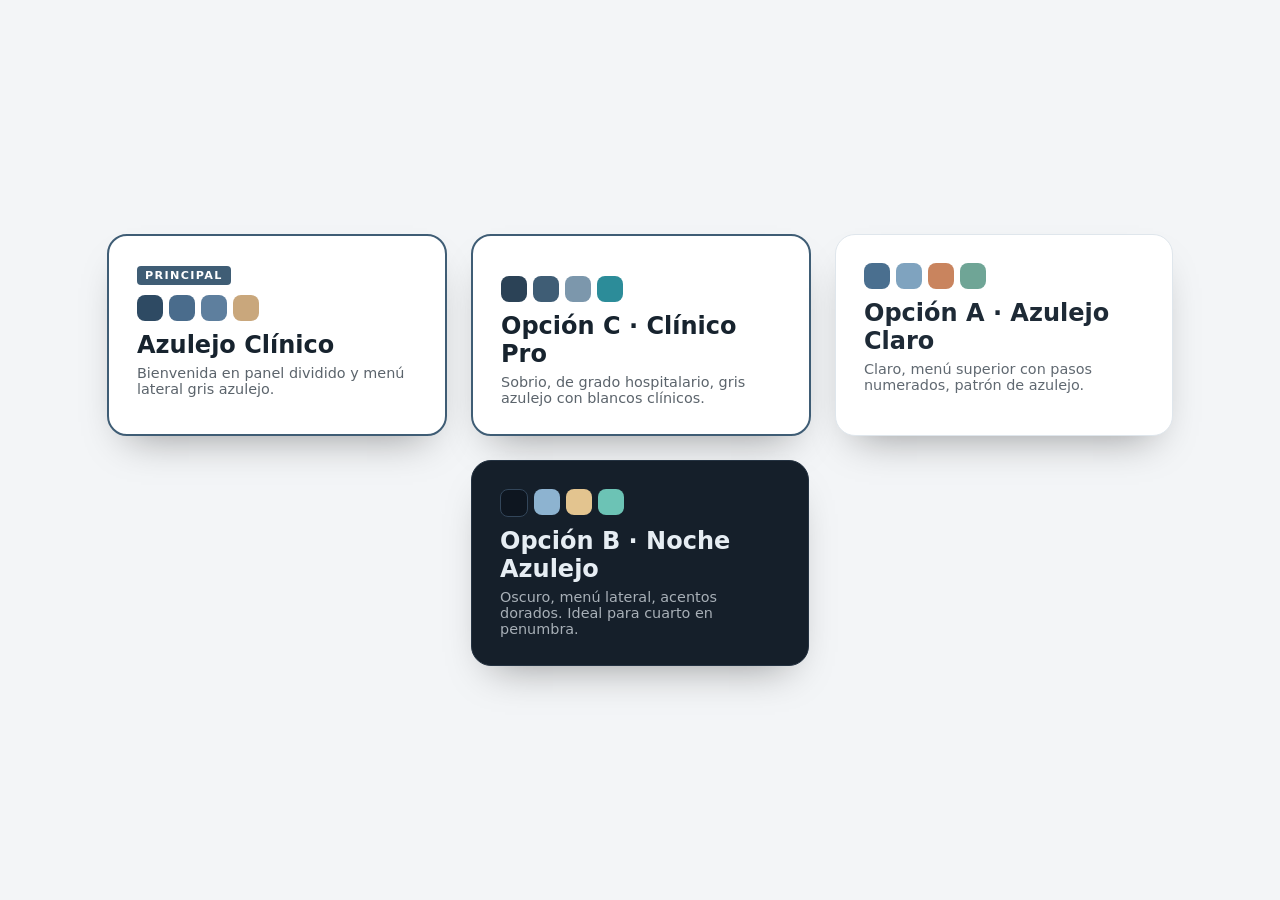
<file: disenos.html>
<!doctype html>
<html lang="es"><head><meta charset="utf-8"><meta name="viewport" content="width=device-width,initial-scale=1">
<title>VOEG · Elige diseño</title><link rel="icon" href="shared/icons/icon.svg">
<style>body{margin:0;min-height:100vh;display:grid;place-items:center;font-family:system-ui,sans-serif;background:#F3F5F7}
.w{display:flex;gap:24px;flex-wrap:wrap;justify-content:center;padding:24px}a{width:280px;padding:28px;border-radius:20px;text-decoration:none;box-shadow:0 20px 40px -20px rgba(0,0,0,.4);transition:transform .2s}a:hover{transform:translateY(-4px)}
.a{background:#fff;color:#1E2A36;border:1px solid #DFE6EC}.c{background:#fff;color:#17232E;border:2px solid #3F5D75}.c em{font-style:normal;font-size:.7rem;font-weight:700;letter-spacing:.12em;color:#fff;background:#3F5D75;padding:3px 8px;border-radius:4px}.b{background:#151F2A;color:#E6EDF3;border:1px solid #243241}h2{margin:10px 0 6px}p{margin:0;opacity:.7;font-size:.9rem}
.sw{display:flex;gap:6px}.sw i{width:26px;height:26px;border-radius:8px}</style></head>
<body><div class="w">
<a class="c" href="azulejo-clinico/"><em>PRINCIPAL</em><div class="sw" style="margin-top:12px"><i style="background:#2E4A63"></i><i style="background:#4A6C8C"></i><i style="background:#5E7F9E"></i><i style="background:#C9A77C"></i></div><h2>Azulejo Clínico</h2><p>Bienvenida en panel dividido y menú lateral gris azulejo.</p></a>
<a class="c" href="opcion-c-clinico-pro/"><div class="sw" style="margin-top:12px"><i style="background:#2B4256"></i><i style="background:#3F5D75"></i><i style="background:#7C97AC"></i><i style="background:#2C8C99"></i></div><h2>Opción C · Clínico Pro</h2><p>Sobrio, de grado hospitalario, gris azulejo con blancos clínicos.</p></a>
<a class="a" href="opcion-a-azulejo-claro/"><div class="sw"><i style="background:#4A6F8F"></i><i style="background:#7FA3BF"></i><i style="background:#C9845E"></i><i style="background:#6FA596"></i></div><h2>Opción A · Azulejo Claro</h2><p>Claro, menú superior con pasos numerados, patrón de azulejo.</p></a>
<a class="b" href="opcion-b-noche-azulejo/"><div class="sw"><i style="background:#0E1620;border:1px solid #33465A"></i><i style="background:#8DB3D0"></i><i style="background:#E3C48F"></i><i style="background:#6CC3B5"></i></div><h2>Opción B · Noche Azulejo</h2><p>Oscuro, menú lateral, acentos dorados. Ideal para cuarto en penumbra.</p></a>
</div></body></html>
</file>
<file: shared/base.css>
/* VOEG · base.css — componentes comunes. Cada diseño define sus variables y su layout en styles.css */
*,*::before,*::after{box-sizing:border-box}
html{-webkit-text-size-adjust:100%;scroll-behavior:smooth}
body{margin:0;font-family:var(--font);background:var(--bg);color:var(--text);line-height:1.5;min-height:100vh;-webkit-font-smoothing:antialiased}
h1,h2,h3,h4{margin:0;font-family:var(--font-display,var(--font));letter-spacing:-.01em}
button,input,select,textarea{font:inherit;color:inherit}
.ico{width:20px;height:20px;flex:none}
.muted{color:var(--muted);font-size:.85rem}

/* Pantallas */
.screen{display:none;animation:in .45s cubic-bezier(.2,.7,.2,1)}
.screen.active{display:block}
@keyframes in{from{opacity:0;transform:translateY(10px)}to{opacity:1;transform:none}}
.screen-head{display:flex;justify-content:space-between;align-items:flex-end;gap:16px;flex-wrap:wrap;margin-bottom:22px}
.screen-head h2{font-size:clamp(1.6rem,3vw,2.2rem);font-weight:700}
.eyebrow{margin:0 0 4px;text-transform:uppercase;letter-spacing:.14em;font-size:.72rem;font-weight:700;color:var(--primary)}
.lead{margin:6px 0 0;color:var(--muted);max-width:60ch}
.pacienteMini{display:flex;flex-direction:column;align-items:flex-end;padding:8px 14px;border-radius:12px;background:var(--surface);border:1px solid var(--line);font-size:.85rem}
.pacienteMini:empty{display:none}
.pacienteMini span{color:var(--muted);font-size:.78rem}

/* Tarjetas */
.card{background:var(--surface);border:1px solid var(--line);border-radius:var(--radius);padding:20px;box-shadow:var(--shadow)}
.card-title{display:flex;justify-content:space-between;align-items:center;gap:10px;margin-bottom:14px;flex-wrap:wrap}
.card h4{font-size:1rem;font-weight:700}

/* Botones */
.btn{display:inline-flex;align-items:center;justify-content:center;gap:8px;border:1px solid transparent;border-radius:var(--radius-btn);padding:11px 18px;font-weight:600;cursor:pointer;transition:transform .15s,box-shadow .2s,background .2s,opacity .2s;white-space:nowrap;text-decoration:none}
.btn:active{transform:scale(.97)}
.btn:disabled{opacity:.45;cursor:not-allowed;transform:none}
.btn.primary{background:var(--primary);color:var(--on-primary);box-shadow:0 6px 18px -8px var(--primary)}
.btn.primary:hover:not(:disabled){filter:brightness(1.08);box-shadow:0 10px 24px -8px var(--primary)}
.btn.ghost{background:transparent;border-color:var(--line-strong);color:var(--text)}
.btn.ghost:hover:not(:disabled){background:var(--surface-2)}
.btn.ghost.on{background:var(--primary-soft);border-color:var(--primary);color:var(--primary)}
.btn.xl{padding:16px 34px;font-size:1.08rem;border-radius:calc(var(--radius-btn) + 4px)}
.btn.block{width:100%}
.btn .arr{transition:transform .2s}.btn:hover .arr{transform:translateX(4px)}
.btn.start{background:var(--ok);color:#fff}
.btn.stop{background:var(--err);color:#fff}
.btn.loading{position:relative;color:transparent!important}
.btn.loading::after{content:"";position:absolute;width:18px;height:18px;border-radius:50%;border:2px solid #fff;border-right-color:transparent;animation:spin .7s linear infinite}
@keyframes spin{to{transform:rotate(360deg)}}
.link{color:var(--primary);font-weight:600;font-size:.85rem;cursor:pointer}
.file{cursor:pointer}

/* Formularios */
.form{display:grid;gap:18px}
fieldset.card{margin:0;min-width:0}
legend{font-weight:700;font-size:1rem;padding:0 6px;margin-left:-6px;display:flex;align-items:center;gap:10px;float:left;width:100%;margin-bottom:16px}
legend+*{clear:both}
legend .n{font-size:.7rem;font-family:var(--font-mono);color:var(--primary);background:var(--primary-soft);padding:3px 7px;border-radius:6px}
.grid{display:grid;gap:14px 16px}
.g2{grid-template-columns:repeat(2,minmax(0,1fr))}.g3{grid-template-columns:repeat(3,minmax(0,1fr))}
.span2{grid-column:span 2}.span3{grid-column:1/-1}
.f{display:flex;flex-direction:column;gap:6px;margin-bottom:4px}
fieldset .f{margin-bottom:14px}fieldset .grid .f{margin-bottom:0}fieldset .grid{margin-bottom:14px}
.f>span{font-size:.78rem;font-weight:600;color:var(--muted);letter-spacing:.02em}
.f.mini{flex-direction:row;align-items:center;margin:0}.f.mini select{padding:8px 10px}
input:not([type=checkbox]):not([type=radio]),select,textarea{width:100%;background:var(--input);border:1px solid var(--line);border-radius:var(--radius-input);padding:11px 13px;outline:none;transition:border .2s,box-shadow .2s}
input:focus,select:focus,textarea:focus{border-color:var(--primary);box-shadow:0 0 0 4px var(--primary-soft)}
input[readonly]{opacity:.75}
textarea{resize:vertical}
.hint{color:var(--muted);font-size:.75rem}
.chips{display:flex;flex-wrap:wrap;gap:8px}
.chip{position:relative;cursor:pointer}
.chip input{position:absolute;opacity:0;pointer-events:none}
.chip span{display:inline-block;padding:7px 13px;border-radius:999px;border:1px solid var(--line-strong);font-size:.85rem;transition:all .15s;user-select:none}
.chip:hover span{border-color:var(--primary)}
.chip input:checked+span{background:var(--primary);border-color:var(--primary);color:var(--on-primary)}
.chip input:focus-visible+span{box-shadow:0 0 0 3px var(--primary-soft)}
.consent{display:flex;gap:12px;align-items:flex-start;cursor:pointer;font-size:.92rem}
.consent input{width:20px;height:20px;accent-color:var(--primary);margin-top:2px;flex:none}
.actions{display:flex;justify-content:flex-end;gap:10px;flex-wrap:wrap;margin-top:6px}

/* Adquisición */
.toolbar{display:flex;flex-wrap:wrap;align-items:center;gap:10px;margin-bottom:18px;padding:14px}
.status{display:flex;gap:8px;margin-left:auto;flex-wrap:wrap}
.pill{display:inline-flex;align-items:center;gap:6px;font-size:.78rem;padding:5px 11px;border-radius:999px;background:var(--surface-2);color:var(--muted);border:1px solid var(--line)}
.pill::before{content:"";width:7px;height:7px;border-radius:50%;background:var(--muted)}
.pill[data-ok="1"]{color:var(--ok);border-color:color-mix(in srgb,var(--ok) 40%,transparent)}.pill[data-ok="1"]::before{background:var(--ok);box-shadow:0 0 0 3px color-mix(in srgb,var(--ok) 25%,transparent)}
.pill[data-ok="0"]{color:var(--err)}.pill[data-ok="0"]::before{background:var(--err)}
.pill.live::before{display:none}
.acq-grid{display:grid;grid-template-columns:repeat(2,minmax(0,1fr));gap:18px}
.cam-top{display:flex;gap:12px;align-items:center;margin-bottom:12px}
.eye-tag{font-family:var(--font-mono);font-weight:700;font-size:.8rem;width:44px;height:44px;display:grid;place-items:center;border-radius:12px;background:var(--primary-soft);color:var(--primary);flex:none}
.cam[data-lado=oi] .eye-tag{background:var(--accent-soft);color:var(--accent)}
.cam-id{display:flex;gap:8px;align-items:center;flex-wrap:wrap;font-size:.8rem;color:var(--muted)}
.cam-id b{color:var(--text);font-weight:600;max-width:180px;overflow:hidden;text-overflow:ellipsis;white-space:nowrap}
.cam-id code{font-family:var(--font-mono);font-size:.72rem;background:var(--surface-2);padding:2px 6px;border-radius:5px}
.video-wrap{position:relative;aspect-ratio:4/3;border-radius:calc(var(--radius) - 6px);overflow:hidden;background:var(--video-bg);margin-bottom:12px}
.video-wrap video{width:100%;height:100%;object-fit:cover;display:block}
.video-empty{position:absolute;inset:0;display:flex;flex-direction:column;align-items:center;justify-content:center;gap:8px;color:var(--video-muted);font-size:.85rem}
.video-empty .ico{width:42px;height:42px;opacity:.6}
.cam.on .video-empty{display:none}
.rec-dot{position:absolute;top:10px;left:10px;background:var(--err);color:#fff;font-size:.68rem;font-weight:700;padding:3px 8px;border-radius:6px;letter-spacing:.08em;display:none}
.recording .cam.on .rec-dot{display:block;animation:blink 1s infinite}
@keyframes blink{50%{opacity:.35}}
.angles{display:grid;grid-template-columns:repeat(3,1fr);gap:10px}
.angle{padding:12px;border-radius:12px;background:var(--surface-2);border-left:4px solid var(--c)}
.angle.yaw{--c:var(--c-yaw)}.angle.pitch{--c:var(--c-pitch)}.angle.roll{--c:var(--c-roll)}
.angle span{display:block;font-size:.72rem;color:var(--muted);font-weight:600}
.angle b{font-family:var(--font-mono);font-size:1.45rem;font-variant-numeric:tabular-nums;color:var(--c)}
.head-stage{perspective:600px;display:grid;place-items:center;height:170px;margin-top:10px}
.head{width:120px;transition:transform .08s linear;transform-style:preserve-3d}
.chart canvas{width:100%;height:230px;display:block}
.legend{display:flex;align-items:center;gap:6px;font-size:.78rem;color:var(--muted)}
.legend i{width:14px;height:3px;border-radius:2px;margin-left:8px}
.legend i.yaw{background:var(--c-yaw)}.legend i.pitch{background:var(--c-pitch)}.legend i.roll{background:var(--c-roll)}
.recbar{display:flex;align-items:center;gap:12px;flex-wrap:wrap;margin-top:18px;position:sticky;bottom:14px;z-index:5}
.rec-time{display:flex;align-items:center;gap:10px;margin-right:auto}
.rec-time b{font-family:var(--font-mono);font-size:1.5rem;font-variant-numeric:tabular-nums}
.rec-time small{color:var(--muted)}
.rec-time .dot{width:12px;height:12px;border-radius:50%;background:var(--line-strong)}
.recording .rec-time .dot{background:var(--err);animation:blink 1s infinite}
.files{list-style:none;padding:0;margin:14px 0 0;display:grid;gap:6px}
.files li{display:flex;justify-content:space-between;padding:10px 14px;border-radius:10px;background:var(--surface);border:1px solid var(--line);font-size:.85rem;font-family:var(--font-mono)}
.files em{color:var(--muted);font-style:normal}

/* Wavelet */
.wave-grid{display:grid;grid-template-columns:320px 1fr;gap:18px;align-items:start}
.controls{display:flex;flex-direction:column;gap:12px}
.or{display:flex;align-items:center;gap:10px;color:var(--muted);font-size:.8rem}.or::before,.or::after{content:"";flex:1;height:1px;background:var(--line)}
.scalo-wrap{position:relative;border-radius:calc(var(--radius) - 6px);overflow:hidden;background:var(--video-bg);min-height:280px}
.scalo-wrap canvas,.scalo-wrap img{width:100%;height:300px;object-fit:fill;display:none;position:relative;z-index:1}
.scalo-empty{position:absolute;inset:0;display:flex;flex-direction:column;align-items:center;justify-content:center;gap:8px;color:var(--video-muted);font-size:.85rem}
.scalo-empty .ico{width:42px;height:42px;opacity:.6}
.axis{display:flex;justify-content:space-between;font-size:.75rem;color:var(--muted);margin:8px 2px 4px}

/* Diagnóstico */
.dx-grid{display:grid;grid-template-columns:minmax(0,1fr) minmax(0,1.15fr);gap:18px;align-items:start}
.dx-img{position:relative;border-radius:calc(var(--radius) - 6px);overflow:hidden;background:var(--video-bg);aspect-ratio:16/10;margin-bottom:14px}
.dx-img img{width:100%;height:100%;object-fit:fill;display:none;position:relative;z-index:1}
.dx-img.has-img img{display:block}.dx-img.has-img .scalo-empty{display:none}
.scan{position:absolute;left:0;right:0;height:30%;top:-30%;z-index:2;background:linear-gradient(transparent,color-mix(in srgb,var(--accent) 45%,transparent),transparent);display:none}
.analizando .scan{display:block;animation:scan 1.2s ease-in-out infinite}
@keyframes scan{to{top:100%}}
.dx-result{min-height:300px;display:grid;grid-template-columns:1fr auto;gap:18px;align-content:start}
.dx-wait{grid-column:1/-1;display:flex;flex-direction:column;align-items:center;justify-content:center;color:var(--muted);min-height:280px}
.dx-wait .ico{width:46px;height:46px;opacity:.5}
.demo-tag{grid-column:1/-1;justify-self:start;font-size:.7rem;font-weight:700;letter-spacing:.08em;padding:5px 10px;border-radius:6px;background:var(--warn-soft);color:var(--warn)}
.dx-label{font-size:.75rem;color:var(--muted);text-transform:uppercase;letter-spacing:.12em;font-weight:700}
.dx-head h3{font-size:1.55rem;margin:4px 0 10px;line-height:1.2}
.dx-meta{display:flex;flex-wrap:wrap;gap:8px}.dx-meta span{font-size:.8rem;padding:4px 10px;border-radius:8px;background:var(--surface-2)}
.dx-ring{--p:0;width:112px;height:112px;border-radius:50%;display:grid;place-items:center;background:conic-gradient(var(--primary) calc(var(--p)*1%),var(--surface-2) 0);position:relative}
.dx-ring::before{content:"";position:absolute;inset:10px;border-radius:50%;background:var(--surface)}
.dx-ring span{position:relative;font-family:var(--font-mono);font-weight:700;font-size:1.3rem}
.dx-bars{grid-column:1/-1;list-style:none;margin:0;padding:0;display:grid;gap:10px}
.dx-bars li{display:grid;grid-template-columns:minmax(0,1.6fr) minmax(0,2fr) 44px;align-items:center;gap:10px;font-size:.85rem}
.dx-bars i{height:8px;border-radius:5px;background:var(--surface-2);position:relative;overflow:hidden}
.dx-bars i::after{content:"";position:absolute;inset:0;width:var(--w);background:linear-gradient(90deg,var(--primary-2),var(--primary));border-radius:5px;animation:grow .9s cubic-bezier(.2,.7,.2,1)}
@keyframes grow{from{width:0}}
.dx-bars b{text-align:right;font-family:var(--font-mono);font-size:.8rem}
.dx-note{grid-column:1/-1;font-size:.82rem;color:var(--muted);margin:0;padding:12px;border-radius:10px;background:var(--surface-2)}
.disclaimer{text-align:center;color:var(--muted);font-size:.78rem;margin-top:22px}

/* Toast */
#toast{position:fixed;left:50%;bottom:24px;transform:translate(-50%,30px);opacity:0;pointer-events:none;z-index:100;background:var(--toast-bg);color:var(--toast-text);padding:12px 18px;border-radius:12px;font-size:.9rem;box-shadow:0 12px 30px -10px rgba(0,0,0,.4);transition:all .3s;max-width:90vw;border-left:4px solid var(--primary-2)}
#toast.show{opacity:1;transform:translate(-50%,0)}
#toast[data-tipo=ok]{border-left-color:var(--ok)}#toast[data-tipo=warn]{border-left-color:var(--warn)}#toast[data-tipo=err]{border-left-color:var(--err)}

@media (max-width:980px){.acq-grid,.wave-grid,.dx-grid{grid-template-columns:1fr}.g3{grid-template-columns:repeat(2,minmax(0,1fr))}}
@media (max-width:600px){.g3,.g2{grid-template-columns:1fr}.span2{grid-column:auto}.angles{grid-template-columns:1fr 1fr 1fr}.angle b{font-size:1.1rem}.status{margin-left:0}.pacienteMini{align-items:flex-start}.recbar{position:static}.recbar .btn{flex:1 1 40%}.rec-time{width:100%}}
@media print{.rail,.topbar,.toolbar,.recbar,.actions{display:none!important}}
@media (prefers-reduced-motion:reduce){*{animation:none!important;transition:none!important}}
</file>
<file: azulejo-clinico/styles.css>
/* =========================================================
   VOEG · Azulejo Clínico (diseño principal)
   Panel dividido de bienvenida + menú lateral gris azulejo.
   Paleta: azulejo #4A6C8C · marino azulejo #2E4A63 · cielo #5E7F9E
           porcelana #EEF2F6 · arena dorada #C9A77C · tinta #1F2D3A · salvia #4F9D8A
   ========================================================= */
:root{
  --font:"Inter",system-ui,-apple-system,"Segoe UI",Roboto,sans-serif;
  --font-mono:"JetBrains Mono",ui-monospace,"SF Mono",Menlo,monospace;
  --bg:#EEF2F6; --surface:#FFFFFF; --surface-2:#F5F8FB; --input:#F5F8FB;
  --text:#1F2D3A; --muted:#6B7C8D; --line:#D6DFE8; --line-strong:#C3CFDB;
  --primary:#4A6C8C; --primary-2:#5E7F9E; --primary-soft:#E1EAF3; --on-primary:#fff;
  --accent:#C9A77C; --accent-soft:rgba(201,167,124,.18);
  --ok:#4F9D8A; --warn:#D9A441; --warn-soft:#FBF1DE; --err:#C0605A;
  --c-yaw:#2F5D8A; --c-pitch:#4FA3A5; --c-roll:#C9A77C; --grid:#C9D4DF;
  --cm-0:#16263A; --cm-1:#2E4A63; --cm-2:#5E7F9E; --cm-3:#B9CCDD; --cm-4:#F1E6D6;
  --video-bg:#1B2733; --video-muted:#8A9BB0;
  --toast-bg:#2E4A63; --toast-text:#fff;
  --nav:#2E4A63; --nav-text:#DCE6F0; --rail:250px;
  --radius:16px; --radius-btn:10px; --radius-input:8px;
  --shadow:0 1px 2px rgba(31,45,58,.04),0 6px 18px -12px rgba(31,45,58,.18);
}
body{background:var(--bg)}
h1,h2,h3,h4{letter-spacing:-.01em}
.eyebrow{color:var(--primary);letter-spacing:.18em}
.screen-head h2{font-weight:800}

/* Menú lateral */
.rail{position:fixed;inset:0 auto 0 0;width:var(--rail);z-index:20;display:flex;flex-direction:column;padding:26px 14px 20px;background:var(--nav);color:var(--nav-text)}
.rail .brand{display:flex;align-items:center;gap:14px;padding:0 14px;margin-bottom:34px;text-decoration:none;color:#fff;font-weight:800;font-size:1.55rem;letter-spacing:.2em}
.rail .brand .logo{width:38px;height:38px}
.steps{display:flex;flex-direction:column;gap:8px}
.step{display:flex;align-items:center;gap:14px;width:100%;padding:12px 13px;border:0;border-radius:10px;background:transparent;color:rgba(220,230,240,.55);text-align:left;cursor:pointer;transition:background .2s,color .2s}
.step:hover{background:rgba(255,255,255,.05);color:var(--nav-text)}
.step .num{flex:none;width:32px;height:32px;border-radius:50%;display:grid;place-items:center;font-weight:700;font-size:.85rem;border:2px solid rgba(220,230,240,.55);transition:all .2s}
.step .lbl{display:flex;flex-direction:column;font-weight:700;font-size:.95rem;line-height:1.25}
.step .lbl small{font-weight:400;font-size:.76rem;opacity:.8}
.step.done{color:var(--nav-text)}
.step.done .num{background:#fff;border-color:#fff;color:transparent;position:relative}
.step.done .num::after{content:"✓";position:absolute;color:var(--nav);font-size:.85rem}
.step.active{background:rgba(255,255,255,.09);color:#fff}
.step.active .num{background:var(--accent);border-color:var(--accent);color:var(--nav)}
.rail-foot{margin-top:auto;padding:0 14px;font-size:.76rem;color:rgba(220,230,240,.75)}
.rail-pac{background:none;border:0;padding:0;align-items:flex-start;margin-bottom:12px;font-size:.78rem;color:var(--nav-text)}
.rail-pac span{color:rgba(220,230,240,.7)}
.main{margin-left:var(--rail);padding:30px clamp(18px,3vw,40px) 60px;max-width:calc(1240px + var(--rail))}

/* Componentes */
.card{border-color:#E3E9EF}
.card h4{font-weight:700}
legend .n{background:var(--primary-soft);color:var(--primary)}
.chip input:checked+span{background:var(--primary);border-color:var(--primary)}
.btn.primary{box-shadow:0 6px 16px -10px var(--primary)}
.btn.primary:hover:not(:disabled){background:#3B5873;filter:none}
.eye-tag{border-radius:10px}
.cam[data-lado=oi] .eye-tag{background:var(--accent-soft);color:#9C7A4E}
.angle{background:var(--surface-2);border:1px solid #E3E9EF;border-left:4px solid var(--c)}
.recbar{background:#fff}
input:focus,select:focus,textarea:focus{background:#fff}

/* Bienvenida: panel dividido a pantalla completa */
html[data-step="1"] .rail{display:none}
html[data-step="1"] .main{margin-left:0;max-width:none;padding:0}
.split{display:grid;grid-template-columns:11fr 9fr;min-height:100vh}
.split-hero{position:relative;display:flex;flex-direction:column;justify-content:space-between;padding:64px;color:#fff;background:linear-gradient(135deg,#5E7F9E 0%,#2E4A63 100%);overflow:hidden}
.split-hero::after{content:"";position:absolute;right:-120px;bottom:-120px;width:420px;height:420px;border-radius:50%;border:1px solid rgba(255,255,255,.08);box-shadow:0 0 0 60px rgba(255,255,255,.025),0 0 0 120px rgba(255,255,255,.02)}
.hero-mid{margin:auto 0}
.hero-mid .logo{width:112px;height:112px;margin-bottom:26px}
.split-hero h1{font-size:clamp(3.4rem,6vw,4.6rem);font-weight:800;letter-spacing:.14em;line-height:1}
.split-hero p{margin:16px 0 0;font-size:1.15rem;color:rgba(255,255,255,.88);line-height:1.45}
.split-hero small{color:rgba(255,255,255,.65);font-size:.8rem}
.split-side{display:flex;flex-direction:column;justify-content:space-between;padding:64px 56px 48px;background:var(--bg)}
.side-mid{margin:auto 0}
.split-side h2{font-size:clamp(1.7rem,2.6vw,2.1rem);font-weight:800;line-height:1.18;margin-bottom:22px}
.feat{list-style:none;margin:0;padding:0;display:grid;gap:18px}
.feat li{display:flex;gap:18px}
.feat b{flex:none;width:30px;color:var(--accent);font-size:1.25rem;font-weight:800}
.feat h3{font-size:1rem;font-weight:700}
.feat p{margin:2px 0 0;color:var(--muted);font-size:.92rem}
.side-foot{display:flex;flex-direction:column;align-items:center;gap:16px;margin-top:32px}
.side-foot .link{text-decoration:none}

@media (max-width:900px){
  .split{grid-template-columns:1fr}
  .split-hero{padding:48px 28px 32px;min-height:46vh}
  .split-side{padding:36px 28px 32px}
  .rail{inset:auto 0 0 0;width:auto;height:68px;flex-direction:row;padding:6px;align-items:center}
  .rail .brand,.rail-foot{display:none}
  .steps{flex-direction:row;width:100%;justify-content:space-around;gap:2px}
  .step{flex-direction:column;gap:3px;padding:6px 4px;width:auto;font-size:.7rem}
  .step .lbl{font-size:.7rem;font-weight:600}.step .lbl small{display:none}
  .step .num{width:26px;height:26px;font-size:.75rem}
  .main{margin-left:0;padding-bottom:110px}
  .recbar{bottom:80px}
}
</file>
<file: opcion-a-azulejo-claro/styles.css>
/* =========================================================
   VOEG · Opción A — "Azulejo Clínico"
   Claro, limpio, inspirado en el azulejo de talavera en gris azulado.
   Paleta: gris azulejo #4A6F8F · niebla #7FA3BF · porcelana #F2F5F8
           terracota suave #C9845E · salvia #6FA596 · tinta #1E2A36
   ========================================================= */
:root{
  --font:"Plus Jakarta Sans",system-ui,-apple-system,"Segoe UI",sans-serif;
  --font-mono:ui-monospace,"SF Mono","JetBrains Mono",Menlo,monospace;
  --bg:#EEF2F6; --surface:#FFFFFF; --surface-2:#F1F5F8; --input:#F8FAFC;
  --text:#1E2A36; --muted:#6B7C8C; --line:#DFE6EC; --line-strong:#C7D3DD;
  --primary:#4A6F8F; --primary-2:#7FA3BF; --primary-soft:rgba(74,111,143,.12); --on-primary:#fff;
  --accent:#C9845E; --accent-soft:rgba(201,132,94,.14);
  --ok:#4E9C84; --warn:#C98A2E; --warn-soft:#FBEFD9; --err:#C2574E;
  --c-yaw:#3E6E96; --c-pitch:#C9845E; --c-roll:#5FA38F; --grid:rgba(74,111,143,.14);
  --cm-0:#1B2B3D; --cm-1:#36597A; --cm-2:#6F98BA; --cm-3:#C3D8E6; --cm-4:#F3E3CF;
  --video-bg:#24313D; --video-muted:#93A6B6;
  --toast-bg:#1E2A36; --toast-text:#F1F5F8;
  --radius:20px; --radius-btn:12px; --radius-input:11px;
  --shadow:0 1px 2px rgba(30,42,54,.04),0 8px 24px -12px rgba(30,42,54,.12);
}
html.alt{--bg:#E3E9EF;--line:#C7D3DD;--muted:#4F5F6E;--primary:#36597A}

/* Fondo con patrón de azulejo */
body{background:
  radial-gradient(1200px 500px at 100% -10%,rgba(127,163,191,.22),transparent 60%),
  radial-gradient(900px 400px at -10% 110%,rgba(201,132,94,.10),transparent 60%),var(--bg)}

/* Barra superior + stepper horizontal */
.topbar{position:sticky;top:0;z-index:20;display:flex;align-items:center;gap:20px;padding:12px clamp(16px,4vw,40px);background:rgba(255,255,255,.78);backdrop-filter:blur(14px);border-bottom:1px solid var(--line)}
.brand{display:flex;align-items:center;gap:10px;text-decoration:none;color:var(--text);font-weight:800;letter-spacing:.08em}
.brand .logo{width:36px;height:36px}
.stepper{position:relative;display:flex;flex:1;justify-content:center;gap:clamp(4px,2vw,28px)}
.step{position:relative;z-index:1;display:flex;align-items:center;gap:8px;background:none;border:0;cursor:pointer;color:var(--muted);font-weight:600;font-size:.88rem;padding:6px 10px;border-radius:999px}
.step .ico{display:none}
.step .num{width:28px;height:28px;border-radius:50%;display:grid;place-items:center;font-size:.8rem;background:var(--surface);border:1.5px solid var(--line-strong);transition:all .25s}
.step.done .num{background:var(--primary-2);border-color:var(--primary-2);color:#fff}
.step.active{color:var(--primary)}
.step.active .num{background:var(--primary);border-color:var(--primary);color:#fff;box-shadow:0 0 0 5px var(--primary-soft)}
.step:hover{color:var(--primary)}
.progress{display:none}
.icon-btn{width:38px;height:38px;border-radius:10px;border:1px solid var(--line);background:var(--surface);cursor:pointer;font-size:1.1rem;color:var(--primary)}
.main{max-width:1240px;margin:0 auto;padding:30px clamp(16px,4vw,40px) 60px}

/* Pantalla 1 */
html[data-step="1"] .topbar{background:transparent;border-color:transparent;backdrop-filter:none}
html[data-step="1"] .stepper{visibility:hidden}
#s1 .hero{position:relative;min-height:calc(100vh - 160px);display:grid;place-items:center;border-radius:32px;overflow:hidden;
  background:linear-gradient(160deg,#5B7E9C 0%,#4A6F8F 45%,#344F69 100%)}
.tiles{position:absolute;inset:0;opacity:.18;
  background-image:url("data:image/svg+xml,%3Csvg xmlns='http://www.w3.org/2000/svg' width='120' height='120' viewBox='0 0 120 120'%3E%3Cg fill='none' stroke='%23fff' stroke-width='1.6'%3E%3Crect x='1' y='1' width='118' height='118'/%3E%3Ccircle cx='60' cy='60' r='22'/%3E%3Ccircle cx='60' cy='60' r='9'/%3E%3Cpath d='M60 38c8-14 22-20 30-30M60 38c-8-14-22-20-30-30M60 82c8 14 22 20 30 30M60 82c-8 14-22 20-30 30M38 60c-14-8-20-22-30-30M38 60c-14 8-20 22-30 30M82 60c14-8 20-22 30-30M82 60c14 8 20 22 30 30'/%3E%3Cpath d='M0 0l22 22M120 0L98 22M0 120l22-22M120 120L98 98'/%3E%3C/g%3E%3C/svg%3E");
  background-size:120px 120px;mask-image:radial-gradient(circle at 50% 45%,transparent 18%,#000 75%)}
.hero-card{position:relative;text-align:center;max-width:620px;padding:48px clamp(24px,5vw,56px);margin:24px;border-radius:28px;background:rgba(255,255,255,.94);box-shadow:0 30px 80px -30px rgba(18,32,48,.6)}
.hero-card .logo{width:78px;height:78px;margin-bottom:14px;filter:drop-shadow(0 10px 18px rgba(74,111,143,.35))}
.hero-card h1{font-size:clamp(3rem,8vw,4.6rem);font-weight:800;letter-spacing:.14em;color:var(--primary);line-height:1}
.tagline{color:var(--muted);font-size:1.05rem;margin:14px auto 26px;max-width:46ch}
.tagline b{color:var(--text)}
.features{list-style:none;padding:0;margin:0 0 30px;display:grid;grid-template-columns:repeat(4,1fr);gap:10px}
.features li{display:flex;flex-direction:column;align-items:center;gap:8px;padding:14px 6px;border-radius:14px;background:var(--surface-2);font-size:.82rem;font-weight:700;line-height:1.25}
.features li small{font-weight:500;color:var(--muted)}
.features .ico{width:26px;height:26px;color:var(--primary)}
.fine{margin:18px 0 0;font-size:.75rem;color:var(--muted)}

/* Ajustes de tarjetas */
.card{backdrop-filter:blur(4px)}
.toolbar{background:linear-gradient(90deg,#fff,#F5F8FB)}
.recbar{background:rgba(255,255,255,.92);backdrop-filter:blur(10px)}
.angle{background:linear-gradient(180deg,var(--surface-2),#fff)}

@media (max-width:860px){.step .lbl{display:none}.stepper{gap:6px}}
@media (max-width:600px){.features{grid-template-columns:repeat(2,1fr)}.brand span{display:none}}
</file>
<file: opcion-b-noche-azulejo/styles.css>
/* =========================================================
   VOEG · Opción B — "Noche Azulejo"
   Oscuro, tecnológico, con menú lateral y acentos dorados.
   Paleta: pizarra noche #0E1620 · acero #17222E · azulejo #8DB3D0
           cobalto suave #5B87AD · oro arena #E3C48F · menta #6CC3B5
   ========================================================= */
:root{
  --font:"Inter",system-ui,-apple-system,"Segoe UI",sans-serif;
  --font-display:"Sora","Inter",system-ui,sans-serif;
  --font-mono:ui-monospace,"SF Mono","JetBrains Mono",Menlo,monospace;
  --bg:#0E1620; --surface:#151F2A; --surface-2:#1C2834; --input:#111A24;
  --text:#E6EDF3; --muted:#8FA1B3; --line:#243241; --line-strong:#33465A;
  --primary:#8DB3D0; --primary-2:#5B87AD; --primary-soft:rgba(141,179,208,.14); --on-primary:#0B131C;
  --accent:#E3C48F; --accent-soft:rgba(227,196,143,.14);
  --ok:#6CC3B5; --warn:#E3B266; --warn-soft:rgba(227,178,102,.15); --err:#E07A6E;
  --c-yaw:#8DB3D0; --c-pitch:#E3C48F; --c-roll:#6CC3B5; --grid:rgba(141,179,208,.12);
  --cm-0:#0A1119; --cm-1:#1F3B57; --cm-2:#4F7FA6; --cm-3:#A9CBE0; --cm-4:#F0D9A8;
  --video-bg:#0A1119; --video-muted:#5E7184;
  --toast-bg:#E6EDF3; --toast-text:#0E1620;
  --radius:18px; --radius-btn:999px; --radius-input:12px;
  --shadow:0 1px 0 rgba(255,255,255,.03) inset,0 20px 40px -24px rgba(0,0,0,.6);
  --rail:248px;
}
html.alt{--bg:#0A0F15;--surface:#111922;--primary:#A9CBE0}

body{background:
  radial-gradient(800px 500px at 85% -5%,rgba(91,135,173,.20),transparent 60%),
  radial-gradient(600px 400px at 10% 105%,rgba(227,196,143,.07),transparent 60%),var(--bg)}

/* Menú lateral */
.rail{position:fixed;inset:0 auto 0 0;width:var(--rail);z-index:20;display:flex;flex-direction:column;padding:24px 16px;background:linear-gradient(180deg,#121C27,#0E1620);border-right:1px solid var(--line)}
.brand{display:flex;align-items:center;gap:12px;text-decoration:none;color:var(--text);font-family:var(--font-display);font-weight:700;font-size:1.25rem;letter-spacing:.18em;padding:0 8px 26px}
.brand .logo{width:38px;height:38px}
.steps{display:flex;flex-direction:column;gap:4px;position:relative}
.step{display:flex;align-items:center;gap:12px;width:100%;text-align:left;background:none;border:1px solid transparent;color:var(--muted);padding:11px 12px;border-radius:12px;cursor:pointer;font-weight:500;transition:all .2s;position:relative}
.step .num{font-family:var(--font-mono);font-size:.7rem;width:22px;opacity:.6}
.step:hover{color:var(--text);background:var(--surface-2)}
.step.active{color:var(--text);background:linear-gradient(90deg,var(--primary-soft),transparent);border-color:var(--line)}
.step.active::before{content:"";position:absolute;left:-16px;top:10px;bottom:10px;width:3px;border-radius:0 3px 3px 0;background:var(--accent)}
.step.active .ico{color:var(--primary)}
.step.done .num{color:var(--ok);opacity:1}
.step.done .num::after{content:" ✓"}
.rail-foot{margin-top:auto;display:flex;justify-content:space-between;align-items:center;padding:0 8px;color:var(--muted);font-size:.75rem}
.pill.live{color:var(--ok);background:rgba(108,195,181,.1);border-color:transparent}
.main{margin-left:var(--rail);padding:36px clamp(18px,4vw,48px) 60px;max-width:calc(1240px + var(--rail))}

/* Pantalla 1 */
html[data-step="1"] .rail{transform:translateX(-100%);opacity:0}
html[data-step="1"] .main{margin-left:0;max-width:none;padding:0}
.rail,.main{transition:transform .4s,opacity .4s,margin .4s}
#s1 .hero{min-height:100vh;display:grid;grid-template-columns:1.05fr 1fr;align-items:center;gap:40px;padding:40px clamp(24px,6vw,90px);overflow:hidden;position:relative}
#s1 .hero::before{content:"";position:absolute;inset:0;background-image:linear-gradient(var(--line) 1px,transparent 1px),linear-gradient(90deg,var(--line) 1px,transparent 1px);background-size:56px 56px;opacity:.35;mask-image:radial-gradient(circle at 30% 50%,#000,transparent 70%)}
.orb{position:relative;order:2}
.orb svg{width:100%;max-width:520px;display:block;margin:auto;filter:drop-shadow(0 30px 60px rgba(91,135,173,.35))}
.orb .spin{transform-origin:200px 200px;animation:spin 14s linear infinite}
.orb .spin2{transform-origin:200px 200px;animation:spin 30s linear infinite reverse}
.orb .wave{animation:drift 4s ease-in-out infinite alternate}
@keyframes drift{to{transform:translateX(-80px)}}
.hero-text{position:relative;order:1}
.brand-row{display:flex;align-items:center;gap:12px;font-family:var(--font-display);font-weight:700;letter-spacing:.3em;font-size:1.1rem;margin-bottom:34px}
.brand-row .logo{width:46px;height:46px}
.hero-text h1{font-size:clamp(2.3rem,5vw,4rem);font-weight:600;line-height:1.08}
.hero-text h1 em{font-style:normal;background:linear-gradient(90deg,var(--primary),var(--accent));-webkit-background-clip:text;background-clip:text;color:transparent}
.tagline{color:var(--muted);font-size:1.08rem;max-width:48ch;margin:20px 0 30px}
.stats{display:flex;gap:28px;margin-bottom:36px;flex-wrap:wrap}
.stats div{border-left:2px solid var(--line-strong);padding-left:14px}
.stats b{display:block;font-family:var(--font-display);font-size:1.9rem;color:var(--accent);line-height:1}
.stats span{font-size:.8rem;color:var(--muted)}

.btn.primary{background:linear-gradient(135deg,var(--primary),var(--primary-2))}
.recbar{background:rgba(21,31,42,.9);backdrop-filter:blur(12px)}
.eyebrow{color:var(--accent)}
.legend,.muted{color:var(--muted)}
input[type=date]{color-scheme:dark}
.dx-ring{background:conic-gradient(var(--accent) calc(var(--p)*1%),var(--surface-2) 0)}

@media (max-width:900px){
  .rail{inset:auto 0 0 0;width:auto;height:66px;flex-direction:row;padding:6px 8px;border-right:0;border-top:1px solid var(--line)}
  .rail .brand,.rail-foot{display:none}
  .steps{flex-direction:row;width:100%;justify-content:space-around}
  .step{flex-direction:column;gap:2px;padding:6px;font-size:.68rem;align-items:center;width:auto}
  .step .num{display:none}.step.active::before{left:20%;right:20%;top:-7px;bottom:auto;width:auto;height:3px}
  html[data-step="1"] .rail{transform:translateY(100%)}
  .main{margin-left:0;padding-bottom:110px}
  #s1 .hero{grid-template-columns:1fr;text-align:left}
  .orb{order:0;max-width:300px;margin:0 auto}
  .recbar{bottom:80px}
}
</file>
<file: opcion-c-clinico-pro/styles.css>
/* =========================================================
   VOEG · Opción C — "Clínico Pro"
   Sobrio, de grado hospitalario. Gris azulejo profundo con blancos clínicos.
   Paleta: gris azulejo #3F5D75 · pizarra #2B4256 · acero #7C97AC · niebla #9DB8CC
           porcelana #F3F5F7 · tinta #17232E · azul señal #2F6E9A · turquesa clínico #2C8C99
   ========================================================= */
:root{
  --font:"IBM Plex Sans",system-ui,-apple-system,"Segoe UI",Roboto,sans-serif;
  --font-mono:"IBM Plex Mono",ui-monospace,"SF Mono",Menlo,monospace;
  --bg:#F3F5F7; --surface:#FFFFFF; --surface-2:#F4F7F9; --input:#FFFFFF;
  --text:#17232E; --muted:#5F7182; --line:#E1E6EB; --line-strong:#CBD4DC;
  --primary:#3F5D75; --primary-2:#7C97AC; --primary-soft:rgba(63,93,117,.10); --on-primary:#fff;
  --accent:#2C8C99; --accent-soft:rgba(44,140,153,.12);
  --ok:#2F8F6B; --warn:#B7791F; --warn-soft:#FBF1DE; --err:#C24D4D;
  --c-yaw:#2F6E9A; --c-pitch:#C7883A; --c-roll:#2C8C99; --grid:rgba(63,93,117,.12);
  --cm-0:#13202C; --cm-1:#2B4256; --cm-2:#5E7A90; --cm-3:#A9C1D3; --cm-4:#EEF3F7;
  --video-bg:#1B2B39; --video-muted:#7C97AC;
  --toast-bg:#17232E; --toast-text:#F3F5F7;
  --logo-1:#4C6A82; --logo-2:#2B4256;
  --radius:12px; --radius-btn:8px; --radius-input:8px;
  --shadow:0 1px 2px rgba(23,35,46,.05),0 1px 0 rgba(23,35,46,.02);
}
body{background:var(--bg)}
h1,h2,h3,h4{letter-spacing:-.015em}
.eyebrow{color:var(--primary-2);letter-spacing:.16em;font-weight:600}

/* Barra superior */
.topbar{position:sticky;top:0;z-index:20;display:flex;align-items:center;gap:24px;height:64px;padding:0 clamp(16px,3vw,32px);background:#fff;border-bottom:1px solid var(--line)}
.brand{display:flex;align-items:center;gap:11px;text-decoration:none;color:var(--text)}
.brand .logo{width:36px;height:36px}
.wordmark{display:flex;flex-direction:column;line-height:1}
.wordmark b{font-size:1.15rem;font-weight:700;letter-spacing:.2em;color:#1B2B39}
.wordmark small{font-size:.6rem;font-weight:600;letter-spacing:.2em;text-transform:uppercase;color:var(--primary-2);margin-top:4px}
.stepper{display:flex;flex:1;justify-content:center;align-self:stretch}
.step{position:relative;display:flex;align-items:center;gap:9px;background:none;border:0;cursor:pointer;color:var(--muted);font-weight:500;font-size:.875rem;padding:0 16px}
.step .ico{display:none}
.step .num{width:22px;height:22px;border-radius:50%;display:grid;place-items:center;font:600 .72rem var(--font-mono);border:1.5px solid var(--line-strong);color:var(--muted);transition:all .2s}
.step::after{content:"";position:absolute;left:12px;right:12px;bottom:-1px;height:2px;background:transparent;transition:background .2s}
.step.done .num{background:var(--primary-2);border-color:var(--primary-2);color:#fff}
.step.active{color:var(--text);font-weight:600}
.step.active .num{background:var(--primary);border-color:var(--primary);color:#fff}
.step.active::after{background:var(--primary)}
.step:hover{color:var(--text)}
.session .pill{background:var(--surface-2)}
.main{max-width:1280px;margin:0 auto;padding:28px clamp(16px,3vw,32px) 48px}
.foot{display:flex;justify-content:space-between;gap:12px;flex-wrap:wrap;max-width:1280px;margin:0 auto;padding:16px clamp(16px,3vw,32px) 28px;border-top:1px solid var(--line);font-size:.75rem;color:var(--muted)}

/* Encabezados de pantalla */
.screen-head{padding-bottom:18px;border-bottom:1px solid var(--line)}
.screen-head h2{font-size:clamp(1.45rem,2.4vw,1.85rem);font-weight:600}
.pacienteMini{border-radius:8px;border-left:3px solid var(--primary)}
.card{box-shadow:var(--shadow)}
.card h4{font-weight:600;font-size:.95rem}
legend{font-weight:600}
legend .n{background:var(--primary);color:#fff;border-radius:4px}
.chip span{border-radius:6px;padding:6px 12px}
.btn{font-weight:600}
.btn.primary{box-shadow:none}
.btn.primary:hover:not(:disabled){background:#2B4256;filter:none;box-shadow:none}
.btn.xl{padding:14px 26px;font-size:1rem;border-radius:8px}
.eye-tag{border-radius:8px}
.angle{border-radius:8px;background:var(--surface-2)}
.toolbar{background:#fff}
.recbar{background:#fff;border-color:var(--line-strong);box-shadow:0 8px 24px -16px rgba(23,35,46,.3)}

/* Pantalla 1 */
html[data-step="1"] .stepper{visibility:hidden}
html[data-step="1"] .foot{display:flex}
#s1 .hero{display:grid;grid-template-columns:minmax(0,1.05fr) minmax(0,1fr);gap:clamp(28px,5vw,64px);align-items:center;padding:clamp(16px,4vw,48px) 0 clamp(20px,3vw,36px)}
#s1 h1{font-size:clamp(2rem,3.8vw,3rem);font-weight:600;line-height:1.12;color:#1B2B39;max-width:18ch}
#s1 .tagline{color:var(--muted);font-size:1.05rem;margin:18px 0 28px;max-width:52ch}
.cta{display:flex;align-items:center;gap:18px;flex-wrap:wrap;margin-bottom:34px}
.fine{font-size:.78rem;color:var(--muted)}
.specs{list-style:none;margin:0;padding:0;display:grid;grid-template-columns:repeat(2,minmax(0,1fr));gap:1px;background:var(--line);border:1px solid var(--line);border-radius:12px;overflow:hidden}
.specs li{display:flex;gap:12px;align-items:flex-start;padding:16px;background:#fff}
.specs .ico{width:22px;height:22px;color:var(--primary);margin-top:2px}
.specs b{display:block;font-size:.9rem;font-weight:600}
.specs span{font-size:.8rem;color:var(--muted)}
.hero-visual{position:relative}
.hero-visual::before{content:"";position:absolute;inset:-6% -4% -6% 8%;background:linear-gradient(160deg,#4C6A82,#2B4256);border-radius:20px;z-index:0}
.monitor{position:relative;z-index:1;width:100%;height:auto;display:block;transform:translateX(-6%);filter:drop-shadow(0 24px 40px rgba(23,35,46,.28))}
.trust{display:flex;flex-wrap:wrap;gap:10px 28px;padding:18px 0 4px;border-top:1px solid var(--line);margin-top:20px;font-size:.82rem;color:var(--muted)}
.trust span{display:flex;align-items:center;gap:8px}
.trust .ico{width:18px;height:18px;color:var(--primary-2)}

@media (max-width:980px){#s1 .hero{grid-template-columns:1fr}.monitor{transform:none}.hero-visual::before{inset:-4% -3%}.step .lbl{display:none}.step{padding:0 10px}}
@media (max-width:640px){.specs{grid-template-columns:1fr}.wordmark small{display:none}.session{display:none}.topbar{gap:10px}}
</file>
